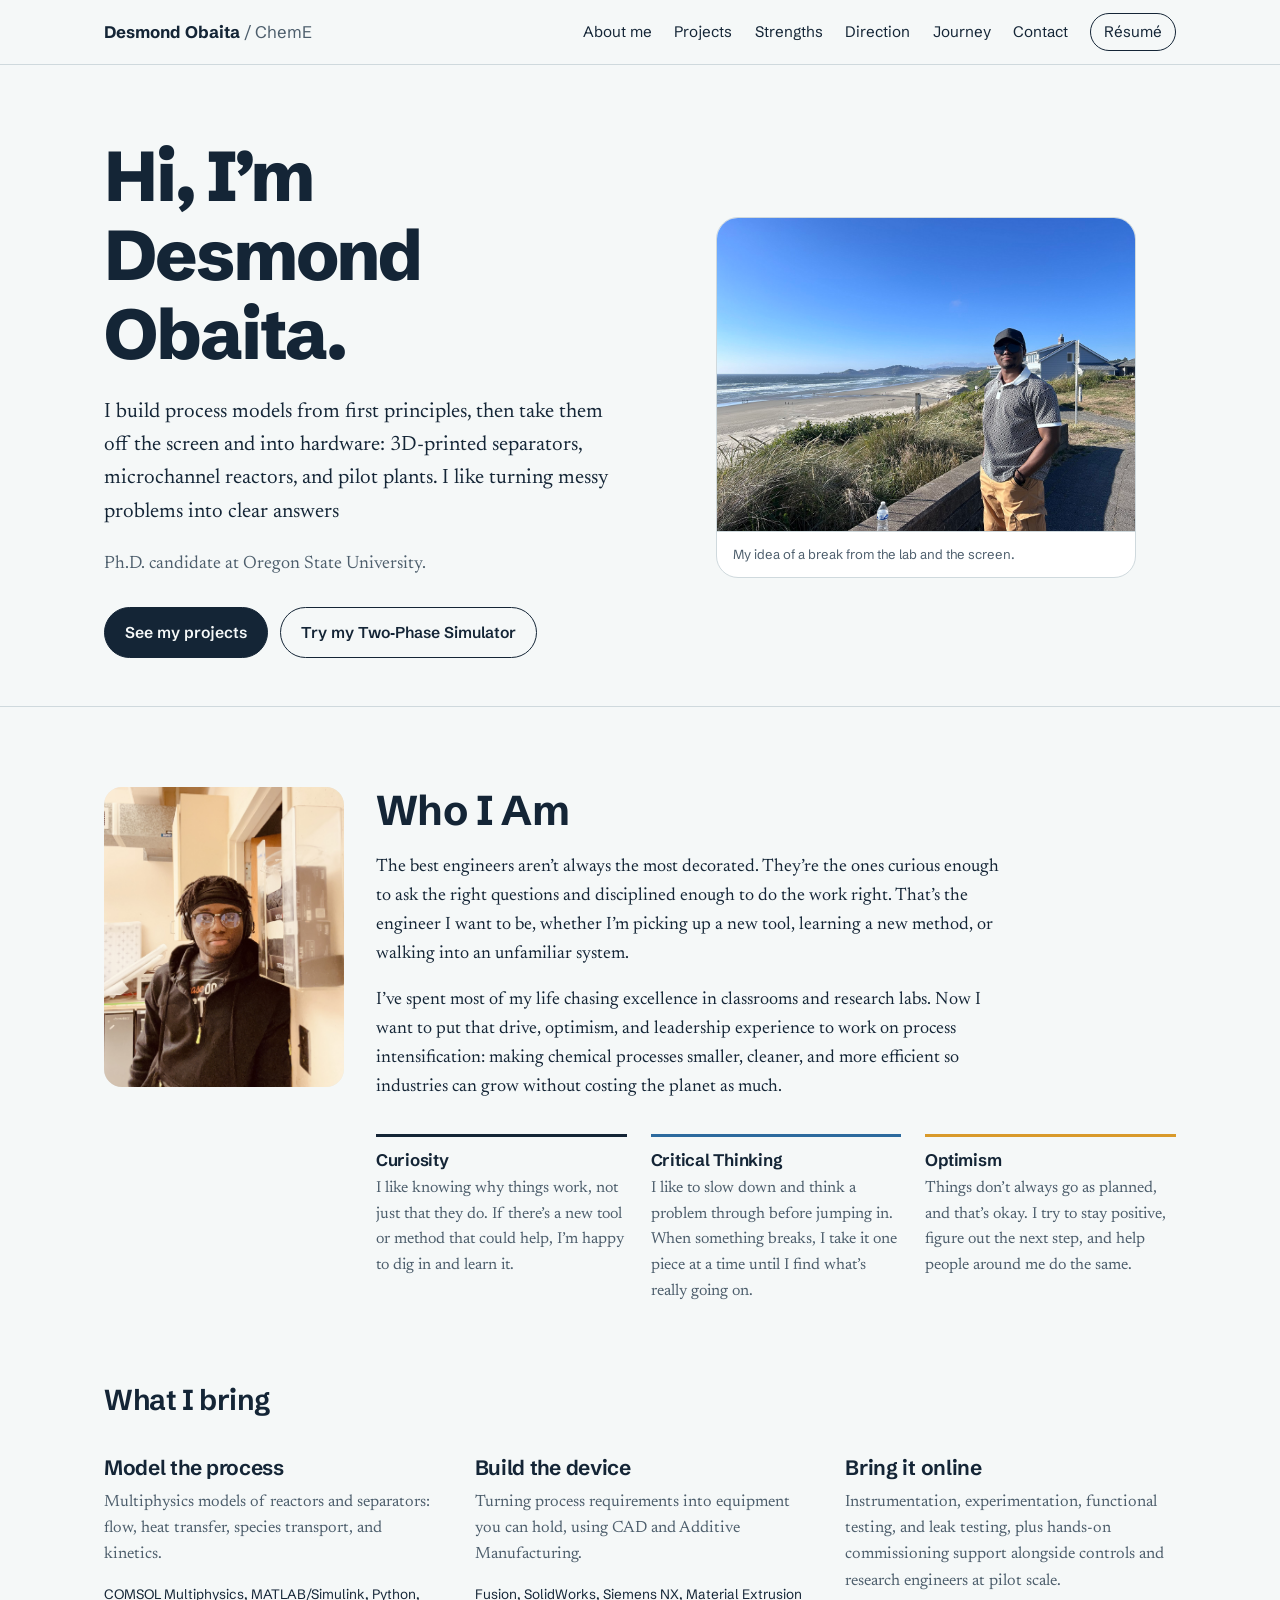
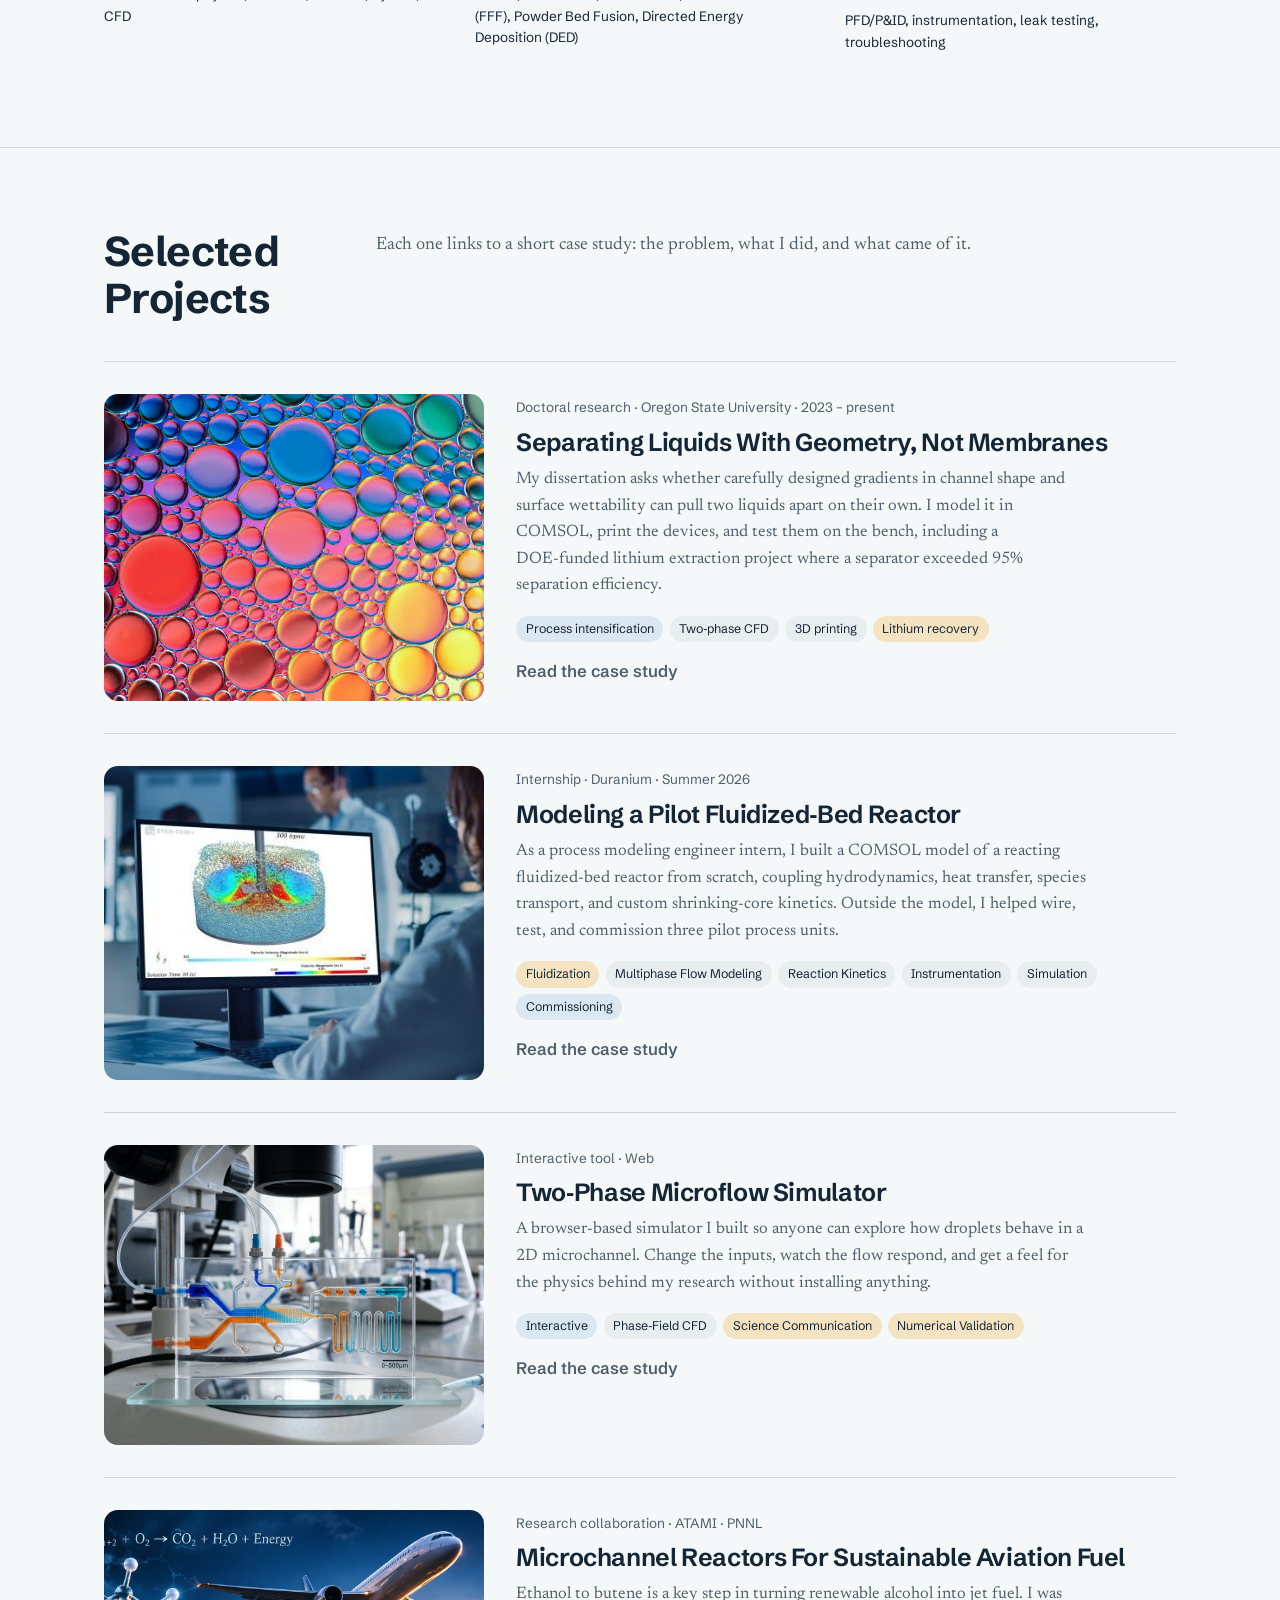
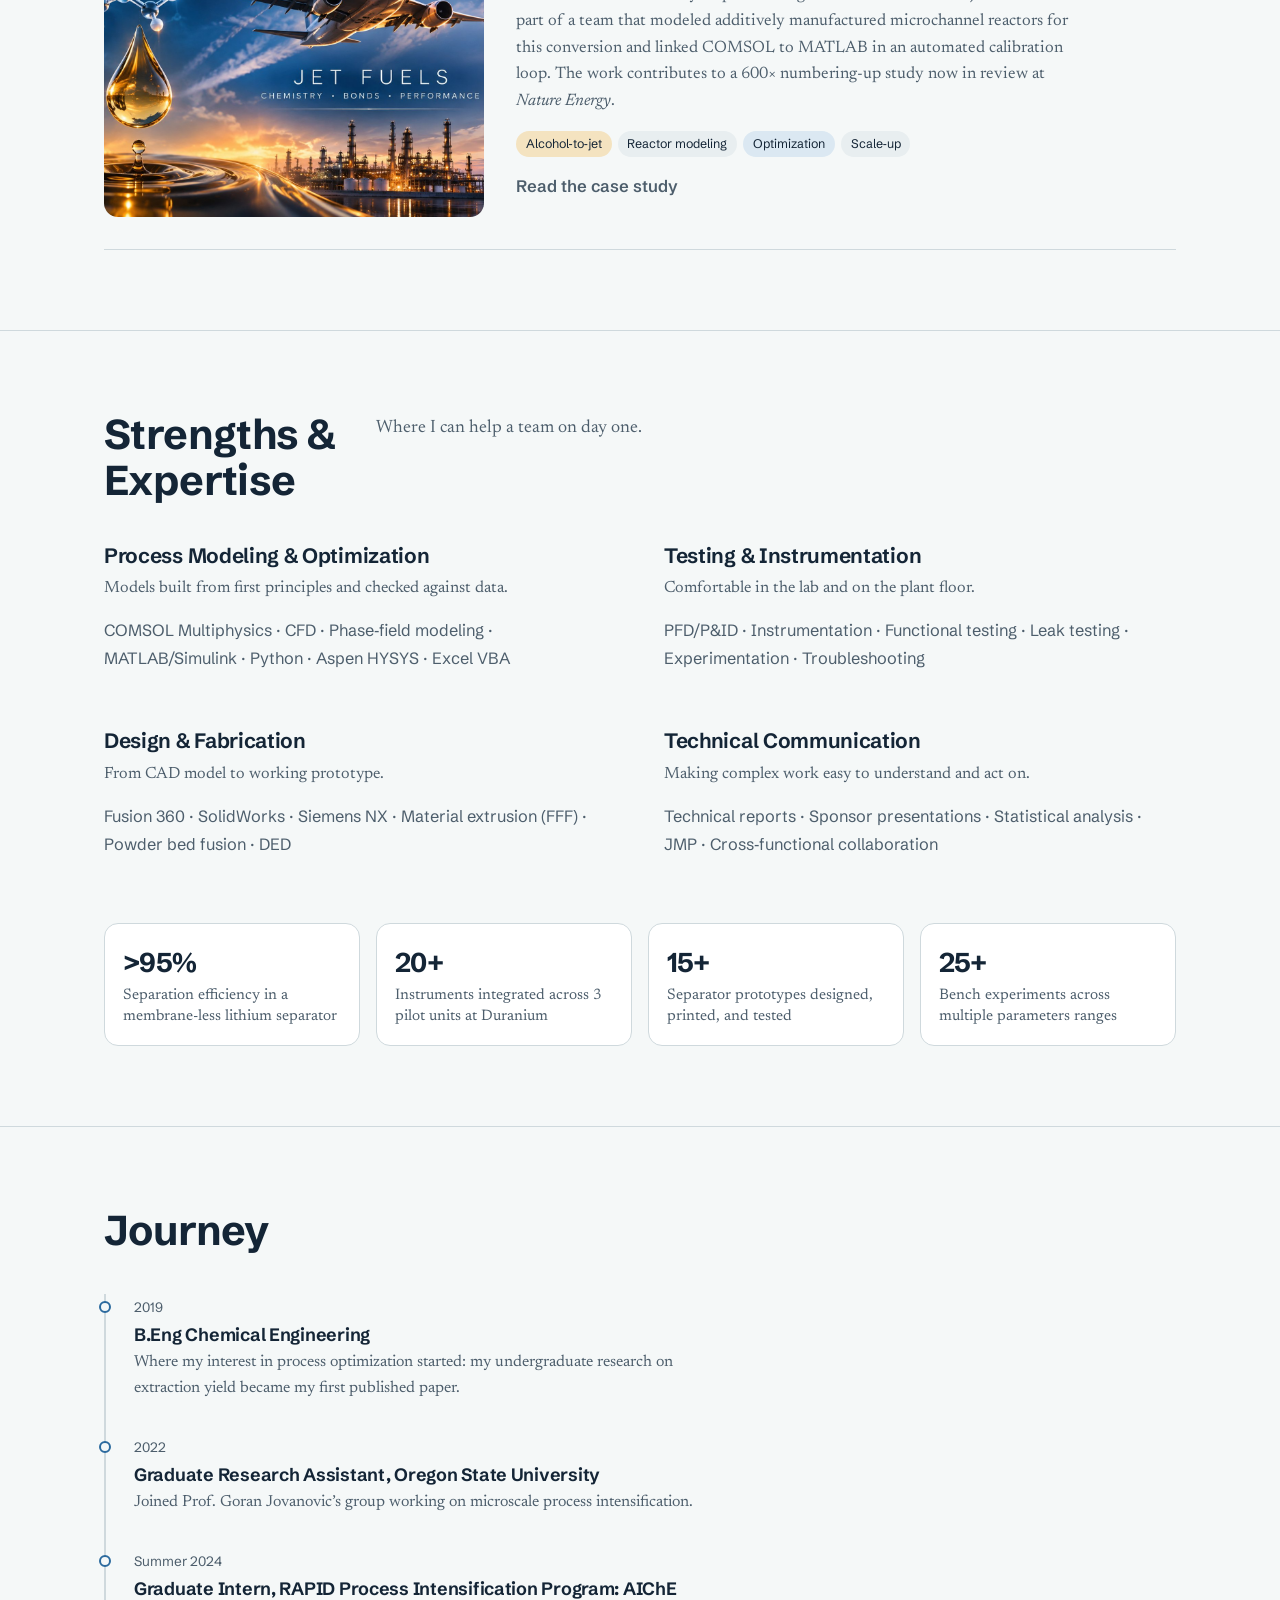
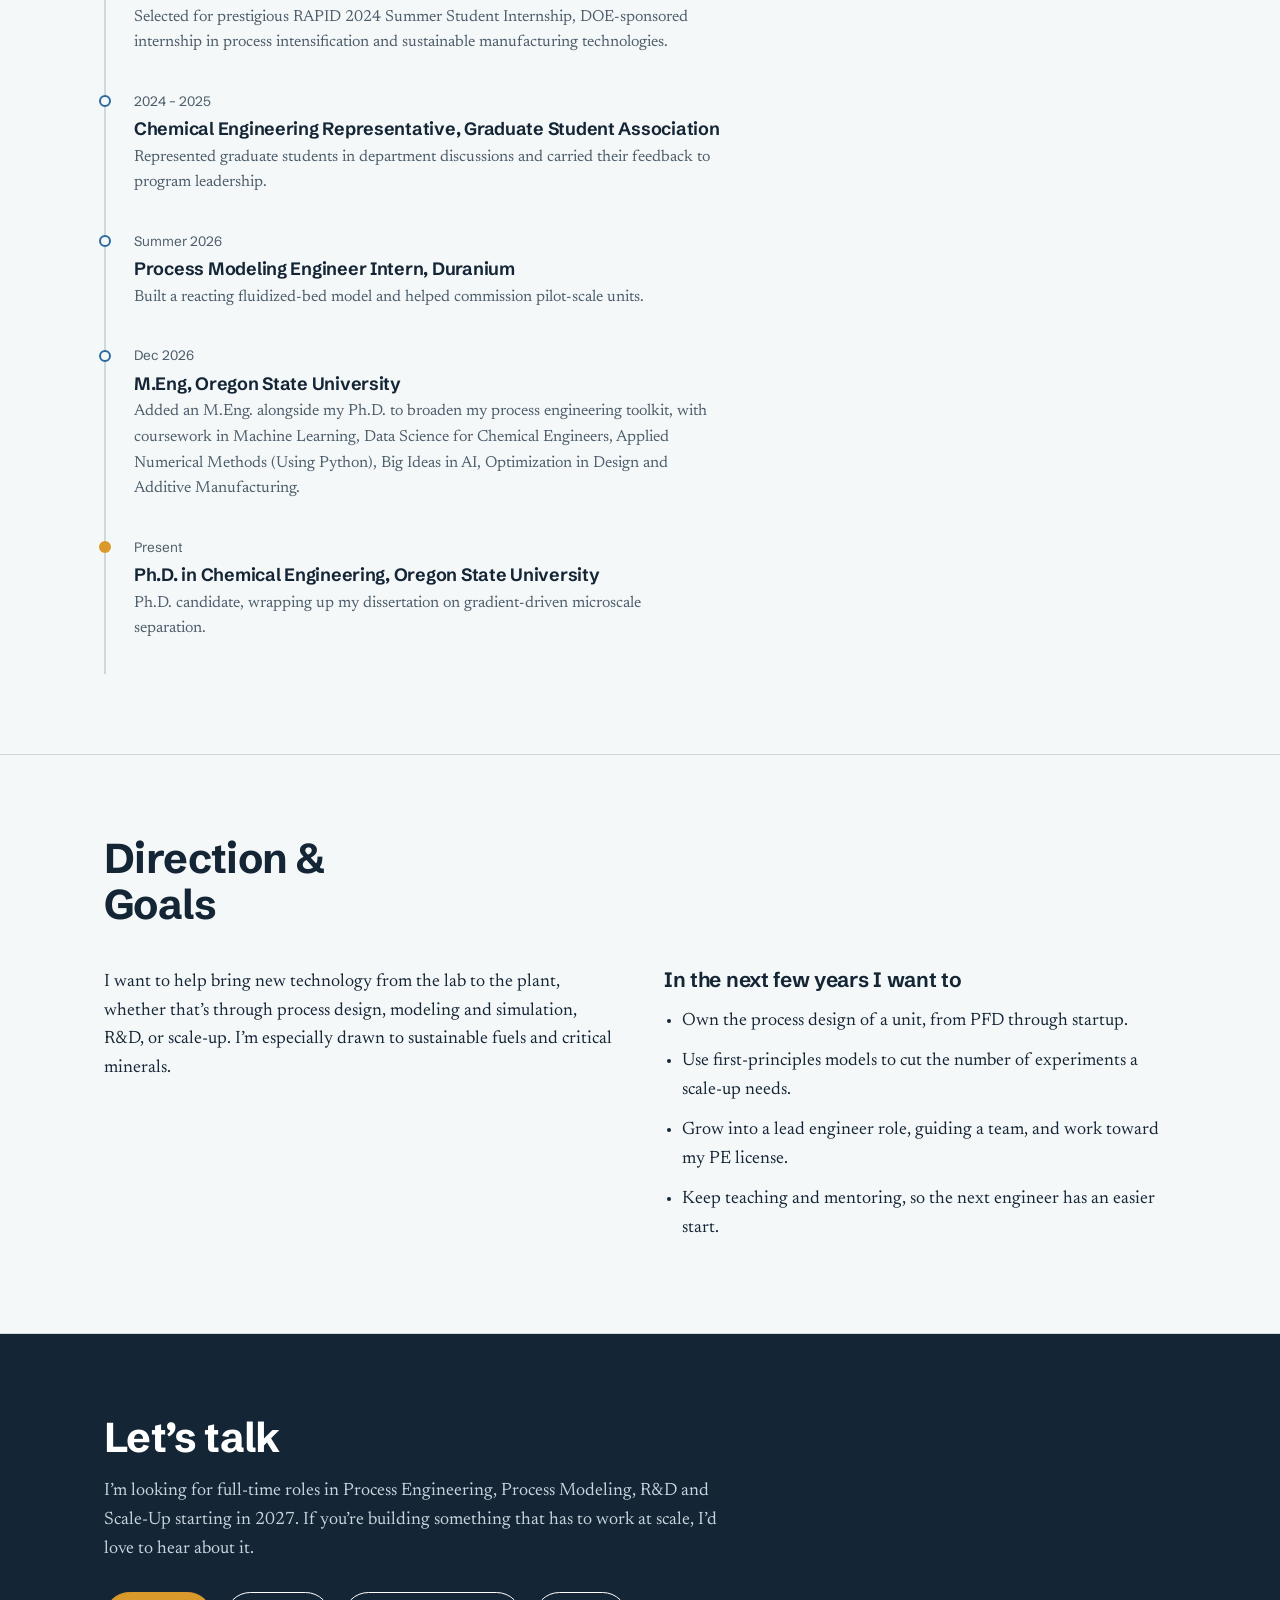
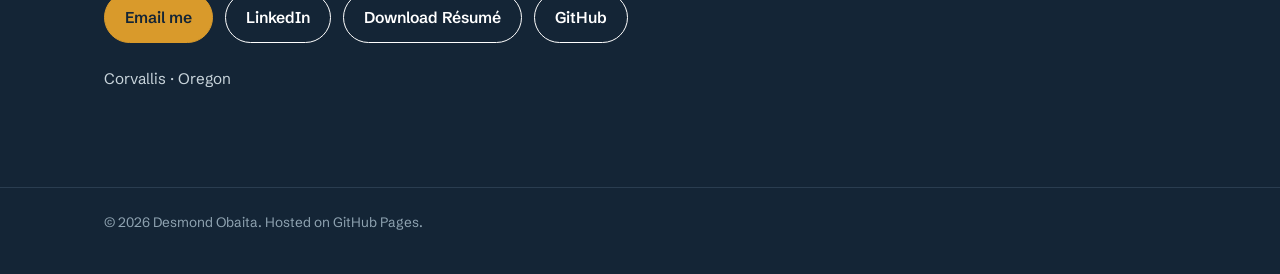
<file: index.html>
<!DOCTYPE html>
<html lang="en">
<head>
  <meta charset="utf-8">
  <meta name="viewport" content="width=device-width, initial-scale=1">
  <title>Desmond Obaita — Chemical Engineer</title>
  <meta name="description" content="Desmond Obaita is a chemical engineer who models and builds. From microscale separators to pilot-scale reactors.">
  <meta property="og:title" content="Desmond Obaita — Chemical Engineer">
  <meta property="og:description" content="Process modeling and microscale process intensification.">
  <link rel="preconnect" href="https://fonts.googleapis.com">
  <link rel="preconnect" href="https://fonts.gstatic.com" crossorigin>
  <link href="https://fonts.googleapis.com/css2?family=Newsreader:ital,opsz,wght@0,6..72,400;0,6..72,500;1,6..72,400&family=Schibsted+Grotesk:wght@400;600;700;800&display=swap" rel="stylesheet">
  <link rel="stylesheet" href="assets/css/style.css">
</head>
<body>

<header class="site-header">
  <div class="wrap">
    <a class="brand" href="#top">Desmond Obaita <span>/ ChemE</span></a>
    <button class="menu-toggle" aria-expanded="false" aria-controls="nav">Menu</button>
    <nav class="nav" id="nav" aria-label="Main">
      <a href="#about">About me</a>
      <!--<a href="#do">What I do</a> -->
      <a href="#work">Projects</a>
      <a href="#strengths">Strengths</a>
      <a href="#direction">Direction</a>
      <a href="#journey">Journey</a>
      <a href="#contact">Contact</a>
      <!-- EDIT: drop a recruiter-friendly resume PDF into assets/ with this exact name -->
      <a class="resume" href="assets/Desmond_Obaita_Resume.pdf">Résumé</a>
    </nav>
  </div>
</header>

<main id="top">

  <!-- HERO -->
  <section class="hero">
    <div class="wrap">
      <div>
        <h1>Hi, I’m Desmond Obaita.</h1>
        <p class="lede">I build process models from first principles, then take them off the screen and into hardware: 3D‑printed separators, microchannel reactors, and pilot plants. I like turning messy problems into clear answers</p>
        <p class="sub">Ph.D. candidate at Oregon State University.</p>
        <div class="cta-row">
          <a class="btn primary" href="#work">See my projects</a>
        
          <a class="btn" href="https://desmond-obaita.github.io/microflow-simulator/">Try my Two‑Phase Simulator</a>
        </div>
      </div>
      <figure class="channel">
        <img src="assets/img/notaformalpic.jpeg" alt="Desmond outdoors, taking a break from the lab">
        <figcaption>My idea of a break from the lab and the screen.</figcaption>
      </figure>
    </div>
  </section>

  <!-- WHO I AM -->
  <section class="block" id="about">
    <div class="wrap">
      <div class="about">
        
        <img class="portrait" src="assets/img/headshot.jpg" alt="Portrait of Desmond Obaita">
        
        <div>
          <h2>Who I Am</h2>
          <p style="margin-top:1.2rem">The best engineers aren’t always the most decorated. They’re the ones curious enough to ask the right questions and disciplined enough to do the work right. That’s the engineer I want to be, whether I’m picking up a new tool, learning a new method, or walking into an unfamiliar system.</p>
          <p>I’ve spent most of my life chasing excellence in classrooms and research labs. Now I want to put that drive, optimism, and leadership experience to work on process intensification: making chemical processes smaller, cleaner, and more efficient so industries can grow without costing the planet as much.</p>

          <div class="values">
            <div>
              <h3>Curiosity</h3>
              <p>I like knowing why things work, not just that they do. If there’s a new tool or method that could help, I’m happy to dig in and learn it.</p>
            </div>
            <div>
              <h3>Critical Thinking</h3>
              <p>I like to slow down and think a problem through before jumping in. When something breaks, I take it one piece at a time until I find what’s really going on.</p>
            </div>
            <div>
              <h3>Optimism</h3>
              <p>Things don’t always go as planned, and that’s okay. I try to stay positive, figure out the next step, and help people around me do the same.</p>
            </div>
          </div>

          <!-- <div class="chess">
            <div class="board" aria-hidden="true"></div>
            <p><strong style="font-family:var(--sans)">Off the clock, I play chess.</strong> It’s the same muscle I use at work: read the position, think a few moves ahead, and stay calm when the plan has to change.</p>
          </div> -->
        </div>
      </div>
    </div>
  </section>

  <!-- WHAT I DO -->
  <section class="block continued" id="do">
    <div class="wrap">
      <div class="section-head">
        <h3 class = "sub-head">What I bring</h3>
        <!-- <p>Three kinds of work, usually in the same week.</p> -->
      </div>
      <div class="practice">
        <div>
          <h3>Model the process</h3>
          <p>Multiphysics models of reactors and separators: flow, heat transfer, species transport, and kinetics.</p>
          <p class="tools">COMSOL Multiphysics, MATLAB/Simulink, Python, CFD</p>
        </div>
        <div>
          <h3>Build the device</h3>
          <p>Turning process requirements into equipment you can hold, using CAD and Additive Manufacturing.</p>
          <p class="tools">Fusion, SolidWorks, Siemens NX, Material Extrusion (FFF), Powder Bed Fusion, Directed Energy Deposition (DED)</p>
        </div>
        <div>
          <h3>Bring it online</h3>
          <p>Instrumentation, experimentation, functional testing, and leak testing, plus hands‑on commissioning support alongside controls and research engineers at pilot scale.</p>
          <p class="tools">PFD/P&amp;ID, instrumentation, leak testing, troubleshooting</p>
        </div>
      </div>
    </div>
  </section>

  <!-- PROJECTS -->
  <section class="block" id="work">
    <div class="wrap">
      <div class="section-head">
        <h2>Selected Projects</h2>
        <p>Each one links to a short case study: the problem, what I did, and what came of it.</p>
      </div>
      <div class="work-list">

        <a class="work-item" href="projects/thesis.html">
          <div class="thumb"><img src="assets/img/twophase.jpg"></div>
            
          <div>
            <span class="meta">Doctoral research · Oregon State University · 2023 – present</span>
            <h3>Separating Liquids With Geometry, Not Membranes</h3>
            <p>My dissertation asks whether carefully designed gradients in channel shape and surface wettability can pull two liquids apart on their own. I model it in COMSOL, print the devices, and test them on the bench, including a DOE‑funded lithium extraction project where a separator exceeded 95% separation efficiency.</p>
            <div class="tags"><span class="tag aq">Process intensification</span><span class="tag">Two‑phase CFD</span><span class="tag">3D printing</span><span class="tag or">Lithium recovery</span></div>
            <p class="read" style="margin-top:1rem">Read the case study</p>
          </div>
        </a>

        <a class="work-item" href="projects/duranium.html">
          <div class="thumb"><img src="assets/img/simul_fluid_bed.jpg" alt="Fluidized bed reactor simulation"></div>
          <div>
            <span class="meta">Internship · Duranium · Summer 2026</span>
            <h3>Modeling a Pilot Fluidized‑Bed Reactor</h3>
            <p>As a process modeling engineer intern, I built a COMSOL model of a reacting fluidized‑bed reactor from scratch, coupling hydrodynamics, heat transfer, species transport, and custom shrinking‑core kinetics. Outside the model, I helped wire, test, and commission three pilot process units.</p>
            <div class="tags"><span class="tag or">Fluidization</span><span class="tag">Multiphase Flow Modeling</span><span class="tag">Reaction Kinetics</span><span class="tag">Instrumentation</span><span class="tag">Simulation</span><span class="tag aq">Commissioning</span></div>
            <p class="read" style="margin-top:1rem">Read the case study</p>
          </div>
        </a>

        <a class="work-item" href="projects/simulator.html">
          <div class="thumb"><img src="assets/img/lab-background.jpg" alt="lab_background4simulator"></div>
          <div>
            <span class="meta">Interactive tool · Web</span>
            <h3>Two‑Phase Microflow Simulator</h3>
            
            <p>A browser‑based simulator I built so anyone can explore how droplets behave in a 2D microchannel. Change the inputs, watch the flow respond, and get a feel for the physics behind my research without installing anything.</p>
            <div class="tags"><span class="tag aq">Interactive</span><span class="tag">Phase‑Field CFD</span><span class="tag or">Science Communication</span><span class="tag or">Numerical Validation</span></div>
            <p class="read" style="margin-top:1rem">Read the case study</p>
          </div>
        </a>

        <a class="work-item" href="projects/alcohol-to-jet.html">
          <div class="thumb"><img src="assets/img/alco-jetfuel.jpg" alt="Alcohol-to-jet fuel conversion"></div>
          <div>
            <span class="meta">Research collaboration · ATAMI · PNNL</span>
            <h3>Microchannel Reactors For Sustainable Aviation Fuel</h3>
            <p>Ethanol to butene is a key step in turning renewable alcohol into jet fuel. I was part of a team that modeled additively manufactured microchannel reactors for this conversion and linked COMSOL to MATLAB in an automated calibration loop. The work contributes to a 600× numbering‑up study now in review at <em>Nature Energy</em>.</p>
            <div class="tags"><span class="tag or">Alcohol‑to‑jet</span><span class="tag">Reactor modeling</span><span class="tag aq">Optimization</span><span class="tag">Scale‑up</span></div>
            <p class="read" style="margin-top:1rem">Read the case study</p>
          </div>
        </a>

      </div>
    </div>
  </section>

  <!-- STRENGTHS -->
  <section class="block" id="strengths">
    <div class="wrap">
      <div class="section-head">
        <h2>Strengths &amp; Expertise</h2>
        <p>Where I can help a team on day one.</p>
      </div>
      <div class="strengths">
        <div>
  <h3>Process Modeling &amp; Optimization</h3>
  <p>Models built from first principles and checked against data.</p>
  <p class="skill-line">COMSOL Multiphysics · CFD · Phase‑field modeling · MATLAB/Simulink · Python · Aspen HYSYS · Excel VBA</p>
</div>
<div>
  <h3>Testing & Instrumentation</h3>
  <p>Comfortable in the lab and on the plant floor.</p>
  <p class="skill-line">PFD/P&amp;ID · Instrumentation · Functional testing · Leak testing · Experimentation · Troubleshooting</p>
</div>
<div>
  <h3>Design &amp; Fabrication</h3>
  <p>From CAD model to working prototype.</p>
  <p class="skill-line">Fusion 360 · SolidWorks · Siemens NX · Material extrusion (FFF) · Powder bed fusion · DED</p>
</div>
<div>
  <h3>Technical Communication</h3>
  <p>Making complex work easy to understand and act on.</p>
  <p class="skill-line">Technical reports · Sponsor presentations · Statistical analysis · JMP · Cross‑functional collaboration</p>
</div>
      </div>

      <div class="stats">
        <div class="stat"><b>&gt;95%</b><span>Separation efficiency in a membrane‑less lithium separator</span></div>
        <div class="stat"><b>20+</b><span>Instruments integrated across 3 pilot units at Duranium</span></div>
        <div class="stat"><b>15+</b><span>Separator prototypes designed, printed, and tested</span></div>
        <div class="stat"><b>25+</b><span>Bench experiments across multiple parameters ranges</span></div>
      </div>
    </div>
  </section>

  <!-- JOURNEY -->
  <section class="block" id="journey">
    <div class="wrap">
      <div class="section-head">
        <h2>Journey</h2>
      </div>
      <ol class="timeline">
        <li>
          <time>2019</time>
          <h3>B.Eng Chemical Engineering</h3>
          <p>Where my interest in process optimization started: my undergraduate research on extraction yield became my first published paper.</p>
        </li>
        <li>
          <time>2022</time>
          <h3>Graduate Research Assistant, Oregon State University</h3>
          <p>Joined Prof. Goran Jovanovic’s group working on microscale process intensification.</p>
        </li>
        <li>
          <time>Summer 2024</time>
          <h3>Graduate Intern, RAPID Process Intensification Program: AIChE</h3>
          <p>Selected for prestigious RAPID 2024 Summer Student Internship, DOE-sponsored internship in process intensification and sustainable manufacturing technologies.</p>
        </li>
        <li>
          <time>2024 – 2025</time>
          <h3>Chemical Engineering Representative, Graduate Student Association</h3>
          <p>Represented graduate students in department discussions and carried their feedback to program leadership.</p>
        </li>
        <li>
          <time>Summer 2026</time>
          <h3>Process Modeling Engineer Intern, Duranium</h3>
          <p>Built a reacting fluidized‑bed model and helped commission pilot‑scale units.</p>
        </li>
        <li>
          <time>Dec 2026</time>
          <h3>M.Eng, Oregon State University</h3>
          <p>Added an M.Eng. alongside my Ph.D. to broaden my process engineering toolkit, with coursework in Machine Learning, Data Science for Chemical Engineers, Applied Numerical Methods (Using Python), Big Ideas in AI, Optimization in Design and Additive Manufacturing.</p>
        </li>
        <li class="now">
          <time>Present</time>
          <h3>Ph.D. in Chemical Engineering, Oregon State University</h3>
          <p>Ph.D. candidate, wrapping up my dissertation on gradient‑driven microscale separation.</p>
        </li>
      </ol>
    </div>
  </section>

  <!-- DIRECTION -->
  <section class="block" id="direction">
    <div class="wrap">
      <div class="section-head">
        <h2>Direction &amp; Goals</h2>
        <!--<p>Where I’m headed next.</p> -->
      </div>
      <div class="direction">
        <div>
          <p>I want to help bring new technology from the lab to the plant, whether that’s through process design, modeling and simulation, R&D, or scale‑up. I’m especially drawn to sustainable fuels and critical minerals.</p>
          </div>
        <div>
          <h3 style="margin-bottom:1rem">In the next few years I want to</h3>
          <ul>
            <li>Own the process design of a unit, from PFD through startup.</li>
            <li>Use first‑principles models to cut the number of experiments a scale‑up needs.</li>
            <li>Grow into a lead engineer role, guiding a team, and work toward my PE license.</li>
            <li>Keep teaching and mentoring, so the next engineer has an easier start.</li>
          </ul>
        </div>
      </div>
    </div>
  </section>

  <!-- CONTACT -->
  <section class="block contact" id="contact">
    <div class="wrap">
      <h2>Let’s talk</h2>
      <p style="margin-top:1rem">I’m looking for full‑time roles in Process Engineering, Process Modeling, R&D and Scale‑Up starting in 2027. If you’re building something that has to work at scale, I’d love to hear about it.</p>
      <div class="cta-row">
        <a class="btn primary" href="mailto:obaitadesmond12@gmail.com">Email me</a>
        <!-- EDIT: replace with your LinkedIn URL -->
        <a class="btn" href="https://www.linkedin.com/in/desmond-obaita-027482165/">LinkedIn</a>
        <a class="btn" href="assets/Desmond_Obaita_Resume.pdf">Download Résumé</a>
        <a class="btn" href="https://github.com/desmond-obaita">GitHub</a>
      </div>
      <p style="margin-top:1.5rem;font-family:var(--sans);font-size:.95rem">Corvallis · Oregon</p>
    </div>
  </section>
</main>

<footer class="site-footer">
  <div class="wrap">© 2026 Desmond Obaita. Hosted on GitHub Pages.</div>
</footer>

<script src="assets/js/site.js"></script>
</body>
</html>
</file>
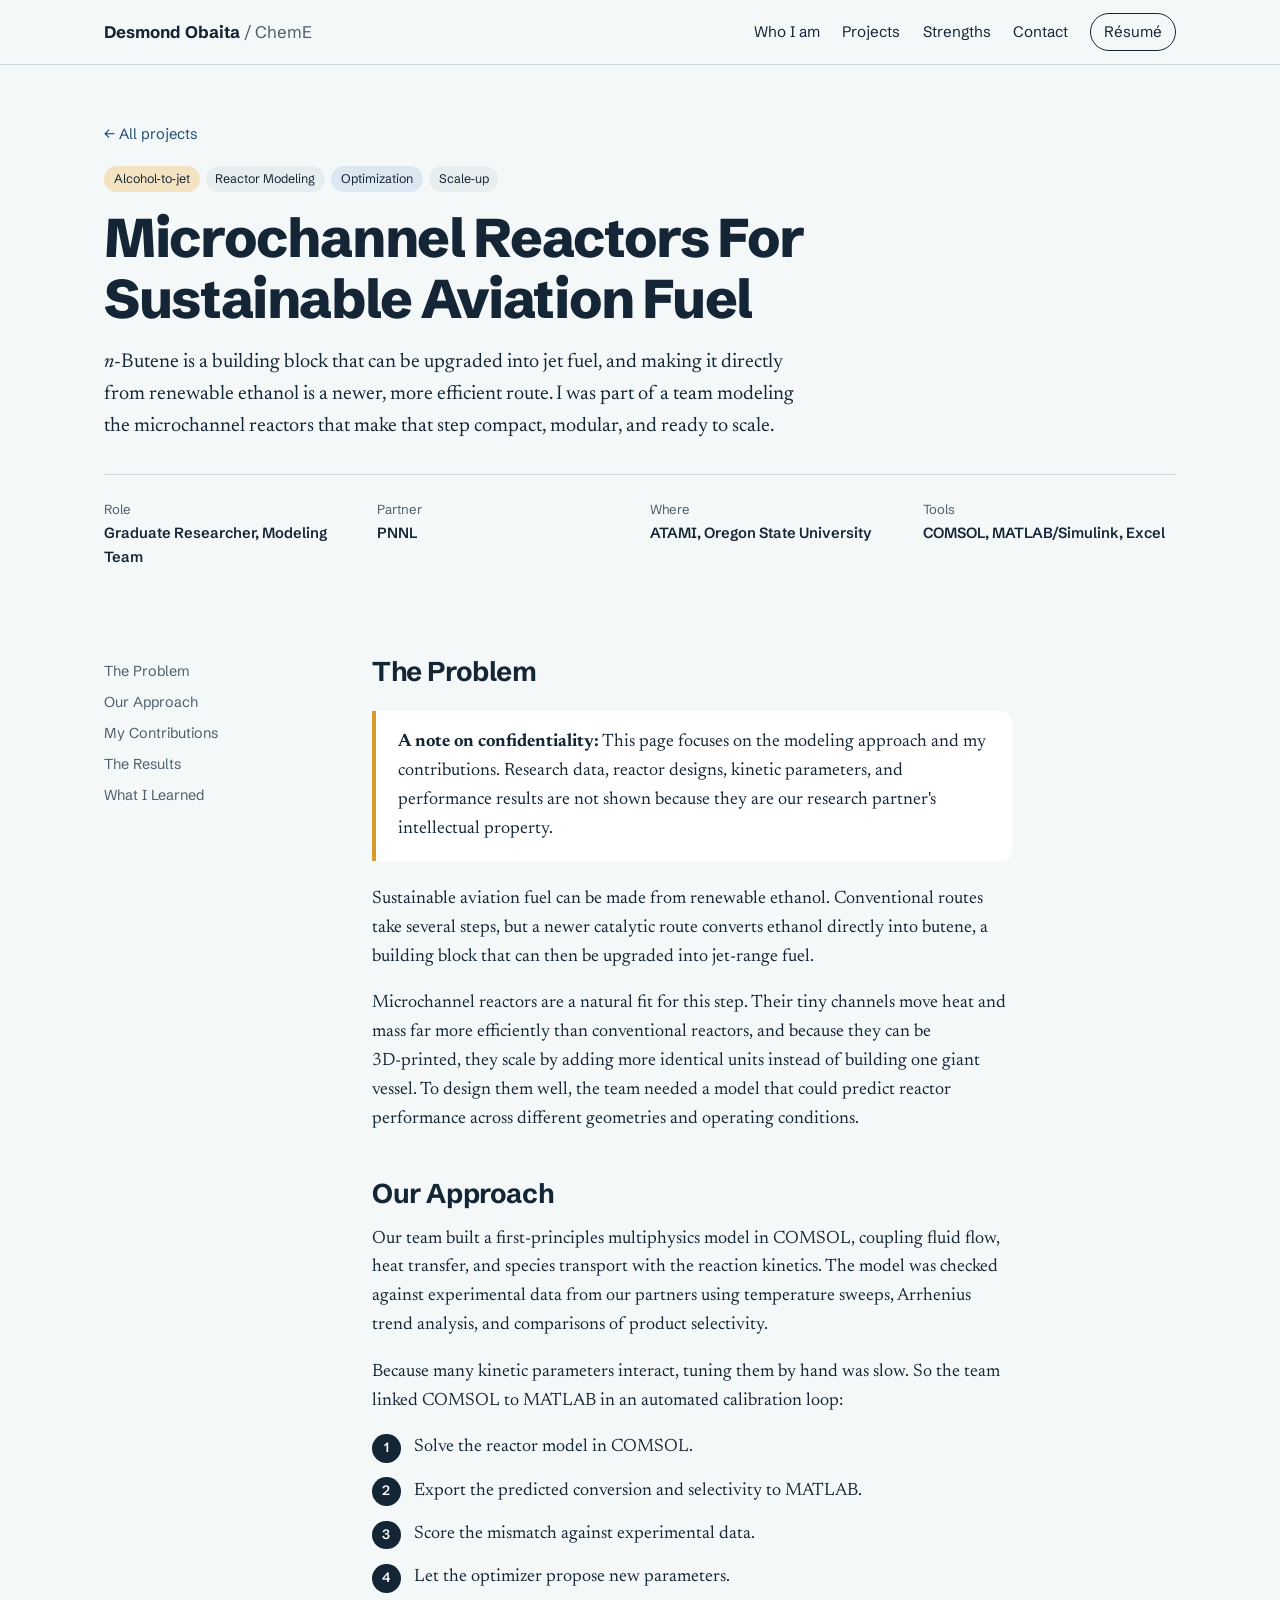
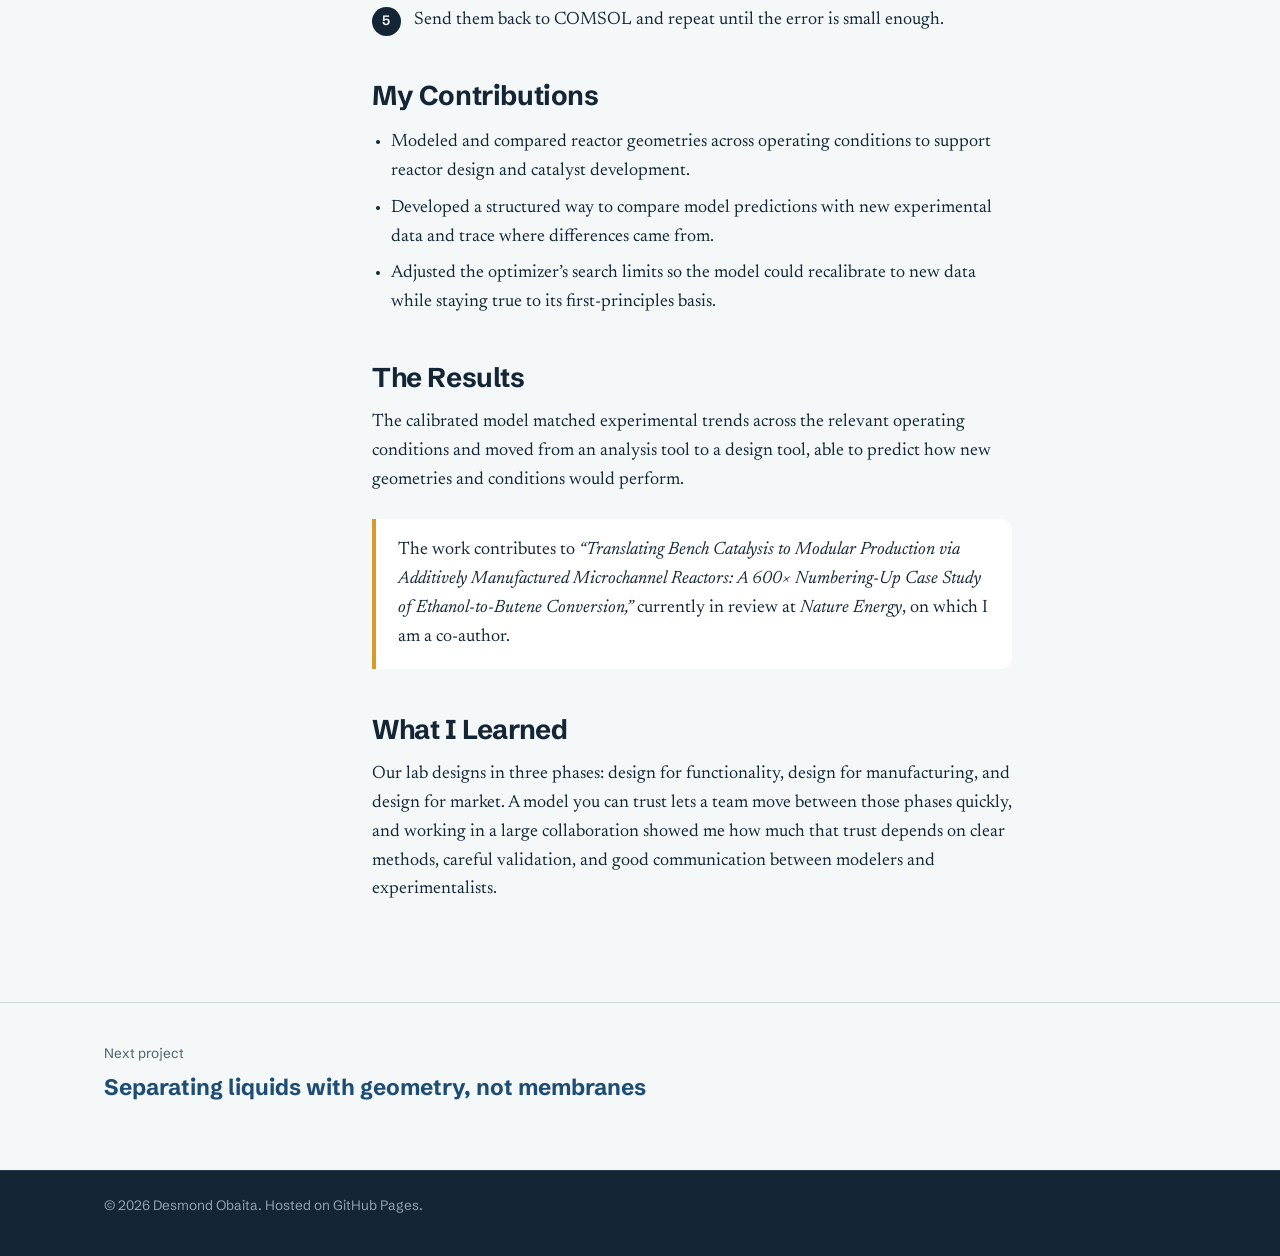
<file: projects/alcohol-to-jet.html>
<!DOCTYPE html>
<html lang="en">
<head>
  <meta charset="utf-8">
  <meta name="viewport" content="width=device-width, initial-scale=1">
  <title>Microchannel reactors for sustainable aviation fuel — Desmond Obaita</title>
  <meta name="description" content="Desmond Obaita's modeling of additively manufactured microchannel reactors for ethanol-to-butene conversion, a step in alcohol-to-jet fuel production.">
  <link rel="preconnect" href="https://fonts.googleapis.com">
  <link rel="preconnect" href="https://fonts.gstatic.com" crossorigin>
  <link href="https://fonts.googleapis.com/css2?family=Newsreader:ital,opsz,wght@0,6..72,400;0,6..72,500;1,6..72,400&family=Schibsted+Grotesk:wght@400;600;700;800&display=swap" rel="stylesheet">
  <link rel="stylesheet" href="../assets/css/style.css">
</head>
<body>
<header class="site-header">
  <div class="wrap">
    <a class="brand" href="../index.html">Desmond Obaita <span>/ ChemE</span></a>
    <button class="menu-toggle" aria-expanded="false" aria-controls="nav">Menu</button>
    <nav class="nav" id="nav" aria-label="Main">
      <a href="../index.html#about">Who I am</a>
      <a href="../index.html#work">Projects</a>
      <a href="../index.html#strengths">Strengths</a>
      <a href="../index.html#contact">Contact</a>
      <a class="resume" href="../assets/Desmond_Obaita_Resume.pdf">Résumé</a>
    </nav>
  </div>
</header>
<main>
<section class="case-hero">
  <div class="wrap">
    <a class="back" href="../index.html#work">← All projects</a>
    <div class="tags" style="margin-top:1rem"><span class="tag or">Alcohol‑to‑jet</span><span class="tag ">Reactor Modeling</span><span class="tag aq">Optimization</span><span class="tag ">Scale‑up</span></div>
    <h1>Microchannel Reactors For Sustainable Aviation Fuel</h1>
    <p class="lede"><em>n</em>‑Butene is a building block that can be upgraded into jet fuel, and making it directly from renewable ethanol is a newer, more efficient route. I was part of a team modeling the microchannel reactors that make that step compact, modular, and ready to scale.</p>
<dl class="facts">
  <div><dt>Role</dt><dd>Graduate Researcher, Modeling Team</dd></div>
  <div><dt>Partner</dt><dd>PNNL</dd></div>
  <div><dt>Where</dt><dd>ATAMI, Oregon State University</dd></div>
  <div><dt>Tools</dt><dd>COMSOL, MATLAB/Simulink, Excel </dd></div>
</dl>
</div>
</section>
<section class="case-body">
  <div class="wrap">
    <aside aria-label="On this page"><a href="#problem">The Problem</a><a href="#approach">Our Approach</a><a href="#contributions">My Contributions</a><a href="#result">The Results</a><a href="#learned">What I Learned</a></aside>
    <article>

<h2 id="problem">The Problem</h2>
<div class="pullout"><p><strong>A note on confidentiality:</strong> This page focuses on the modeling approach and my contributions. Research data, reactor designs, kinetic parameters, and performance results are not shown because they are our research partner's intellectual property.</p></div>

<p>Sustainable aviation fuel can be made from renewable ethanol. Conventional routes take several steps, but a newer catalytic route converts ethanol directly into butene, a building block that can then be upgraded into jet‑range fuel.</p>
<p>Microchannel reactors are a natural fit for this step. Their tiny channels move heat and mass far more efficiently than conventional reactors, and because they can be 3D‑printed, they scale by adding more identical units instead of building one giant vessel. To design them well, the team needed a model that could predict reactor performance across different geometries and operating conditions.</p>

<h2 id="approach">Our Approach</h2>
<p>Our team built a first‑principles multiphysics model in COMSOL, coupling fluid flow, heat transfer, and species transport with the reaction kinetics. The model was checked against experimental data from our partners using temperature sweeps, Arrhenius trend analysis, and comparisons of product selectivity.</p>
<p>Because many kinetic parameters interact, tuning them by hand was slow. So the team linked COMSOL to MATLAB in an automated calibration loop:</p>
<ol class="loop">
  <li>Solve the reactor model in COMSOL.</li>
  <li>Export the predicted conversion and selectivity to MATLAB.</li>
  <li>Score the mismatch against experimental data.</li>
  <li>Let the optimizer propose new parameters.</li>
  <li>Send them back to COMSOL and repeat until the error is small enough.</li>
</ol>
<h2 id="contributions">My Contributions</h2>
<ul>
  <li>Modeled and compared reactor geometries across operating conditions to support reactor design and catalyst development.</li>
  <li>Developed a structured way to compare model predictions with new experimental data and trace where differences came from.</li>
  <li>Adjusted the optimizer’s search limits so the model could recalibrate to new data while staying true to its first‑principles basis.</li>
</ul>

<h2 id="result">The Results</h2>
<p>The calibrated model matched experimental trends across the relevant operating conditions and moved from an analysis tool to a design tool, able to predict how new geometries and conditions would perform.</p>
<div class="pullout"><p>The work contributes to <em>“Translating Bench Catalysis to Modular Production via Additively Manufactured Microchannel Reactors: A 600× Numbering‑Up Case Study of Ethanol‑to‑Butene Conversion,”</em> currently in review at <em>Nature Energy</em>, on which I am a co‑author.</p></div>

<h2 id="learned">What I Learned</h2>
<p>Our lab designs in three phases: design for functionality, design for manufacturing, and design for market. A model you can trust lets a team move between those phases quickly, and working in a large collaboration showed me how much that trust depends on clear methods, careful validation, and good communication between modelers and experimentalists.</p>
    </article>
  </div>
</section>
<section class="next-case">
  <div class="wrap">
    <p class="meta" style="margin:0 0 .3rem">Next project</p>
    <a href="thesis.html">Separating liquids with geometry, not membranes</a>
  </div>
</section>
</main>
<footer class="site-footer"><div class="wrap">© 2026 Desmond Obaita. Hosted on GitHub Pages.</div></footer>
<script src="../assets/js/site.js"></script>
</body>
</html>
</file>
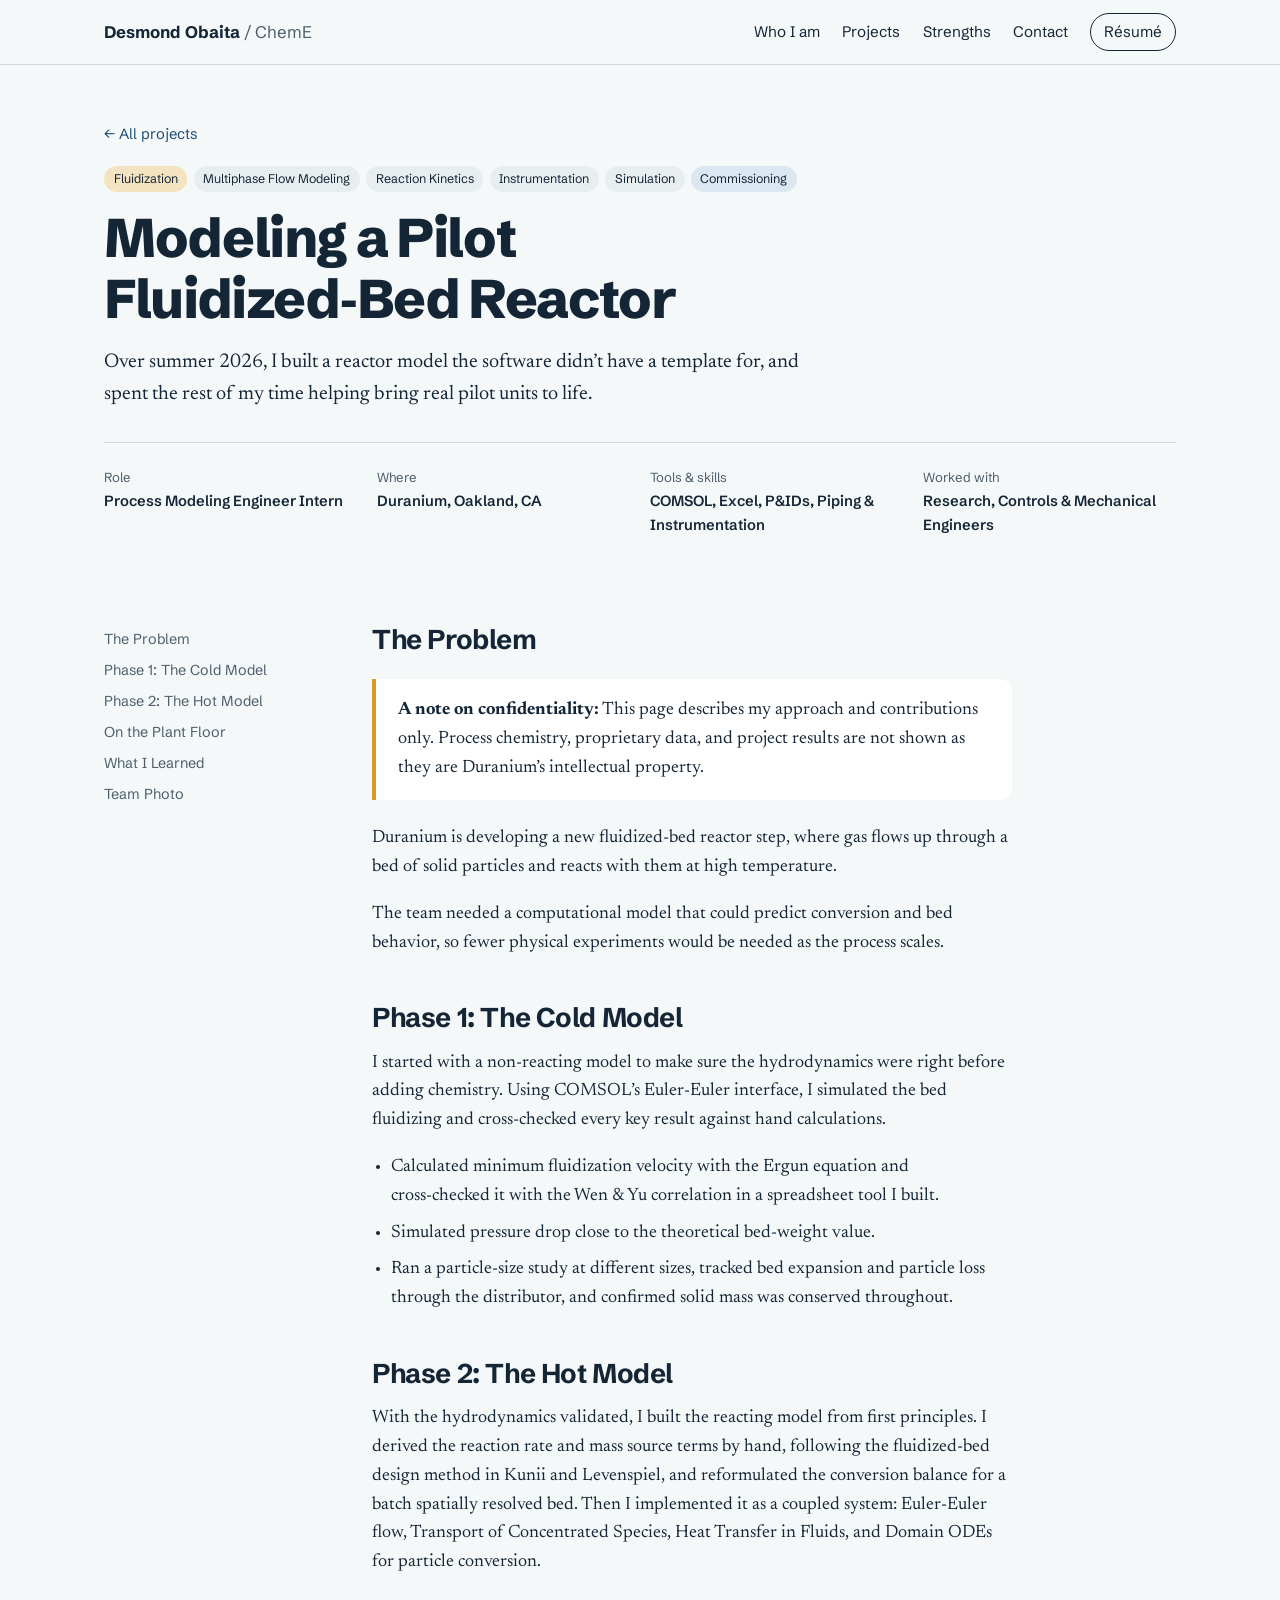
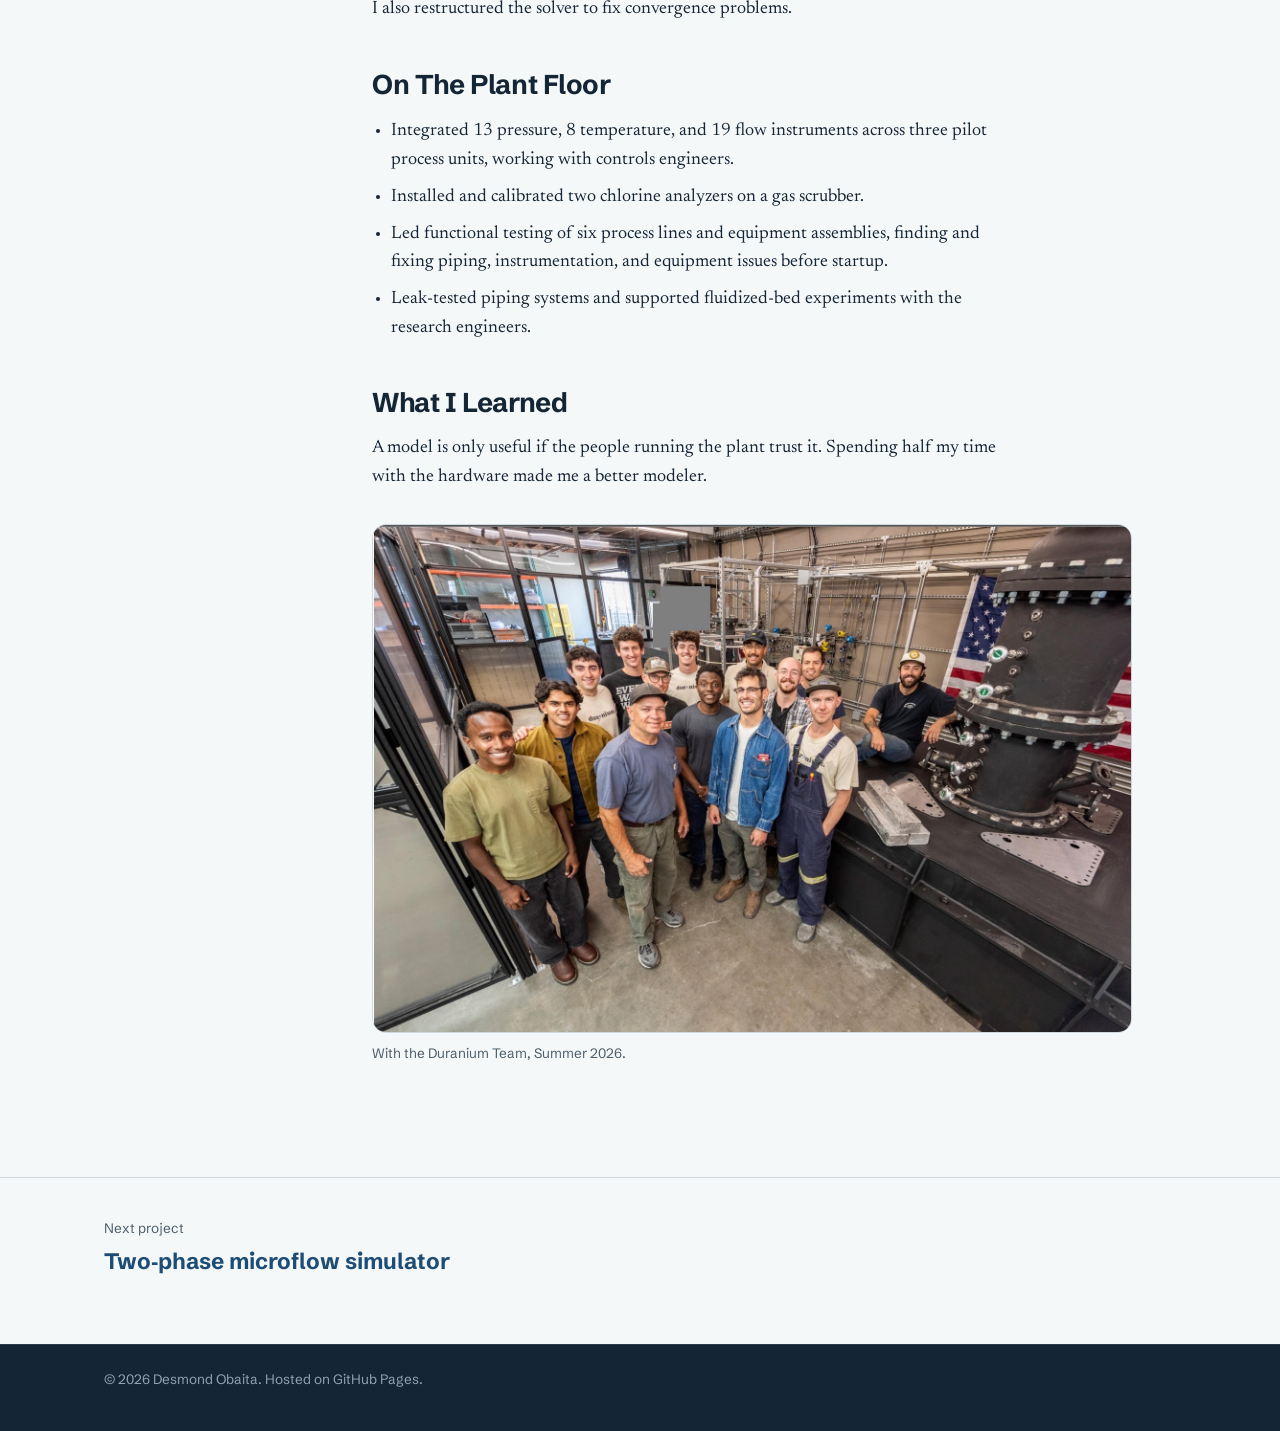
<file: projects/duranium.html>
<!DOCTYPE html>
<html lang="en">
<head>
  <meta charset="utf-8">
  <meta name="viewport" content="width=device-width, initial-scale=1">
  <title>Modeling a Pilot Fluidized‑Bed Reactor — Desmond Obaita</title>
  <meta name="description" content="Desmond Obaita's summer 2026 internship at Duranium: a COMSOL fluidized-bed carbochlorination model and pilot-unit commissioning.">
  <link rel="preconnect" href="https://fonts.googleapis.com">
  <link rel="preconnect" href="https://fonts.gstatic.com" crossorigin>
  <link href="https://fonts.googleapis.com/css2?family=Newsreader:ital,opsz,wght@0,6..72,400;0,6..72,500;1,6..72,400&family=Schibsted+Grotesk:wght@400;600;700;800&display=swap" rel="stylesheet">
  <link rel="stylesheet" href="../assets/css/style.css">
</head>
<body>
<header class="site-header">
  <div class="wrap">
    <a class="brand" href="../index.html">Desmond Obaita <span>/ ChemE</span></a>
    <button class="menu-toggle" aria-expanded="false" aria-controls="nav">Menu</button>
    <nav class="nav" id="nav" aria-label="Main">
      <a href="../index.html#about">Who I am</a>
      <a href="../index.html#work">Projects</a>
      <a href="../index.html#strengths">Strengths</a>
      <a href="../index.html#contact">Contact</a>
      <a class="resume" href="../assets/Desmond_Obaita_Resume.pdf">Résumé</a>
    </nav>
  </div>
</header>
<main>
<section class="case-hero">
  <div class="wrap">
    <a class="back" href="../index.html#work">← All projects</a>
    <div class="tags" style="margin-top:1rem"><span class="tag or">Fluidization</span><span class="tag">Multiphase Flow Modeling</span><span class="tag ">Reaction Kinetics</span><span class="tag ">Instrumentation</span><span class="tag">Simulation</span><span class="tag aq">Commissioning</span></div>
    <h1>Modeling a Pilot Fluidized‑Bed Reactor</h1>
    <p class="lede">Over summer 2026, I built a reactor model the software didn’t have a template for, and spent the rest of my time helping bring real pilot units to life.</p>
    <dl class="facts">
      <div><dt>Role</dt><dd>Process Modeling Engineer Intern</dd></div>
      <div><dt>Where</dt><dd>Duranium, Oakland, CA</dd></div>
      <div><dt>Tools &amp; skills</dt><dd>COMSOL, Excel, P&amp;IDs, Piping &amp; Instrumentation</dd></div>
      <div><dt>Worked with</dt><dd>Research, Controls &amp; Mechanical Engineers</dd></div>
    </dl>
  </div>
</section>
<section class="case-body">
  <div class="wrap">
    <aside aria-label="On this page">
  <a href="#problem">The Problem</a>
  <a href="#cold">Phase 1: The Cold Model</a>
  <a href="#hot">Phase 2: The Hot Model</a>
  <a href="#plant">On the Plant Floor</a>
  <a href="#learned">What I Learned</a>
  <a href="#team">Team Photo</a>
</aside>
    <article>
<h2 id="problem">The Problem</h2>
<div class="pullout"><p><strong>A note on confidentiality:</strong> This page describes my approach and contributions only. Process chemistry, proprietary data, and project results are not shown as they are Duranium’s intellectual property.</p></div>
<p>Duranium is developing a new fluidized‑bed reactor step, where gas flows up through a bed of solid particles and reacts with them at high temperature.</p>
<p>The team needed a computational model that could predict conversion and bed behavior, so fewer physical experiments would be needed as the process scales.</p>

<h2 id="cold">Phase 1: The Cold Model</h2>
<p>I started with a non‑reacting model to make sure the hydrodynamics were right before adding chemistry. Using COMSOL’s Euler‑Euler interface, I simulated the bed fluidizing and cross‑checked every key result against hand calculations.</p>
<ul>
<li>Calculated minimum fluidization velocity with the Ergun equation and cross‑checked it with the Wen &amp; Yu correlation in a spreadsheet tool I built.</li>
<li>Simulated pressure drop close to the theoretical bed‑weight value.</li>
<li>Ran a particle‑size study at different sizes, tracked bed expansion and particle loss through the distributor, and confirmed solid mass was conserved throughout.</li>
</ul>

<h2 id="hot">Phase 2: The Hot Model</h2>
<p>With the hydrodynamics validated, I built the reacting model from first principles. I derived the reaction rate and mass source terms by hand, following the fluidized‑bed design method in Kunii and Levenspiel, and reformulated the conversion balance for a batch spatially resolved bed. Then I implemented it as a coupled system: Euler‑Euler flow, Transport of Concentrated Species, Heat Transfer in Fluids, and Domain ODEs for particle conversion.</p>
<p>I also restructured the solver to fix convergence problems.</p>
<h2 id="plant">On The Plant Floor</h2>
<ul>
<li>Integrated 13 pressure, 8 temperature, and 19 flow instruments across three pilot process units, working with controls engineers.</li>
<li>Installed and calibrated two chlorine analyzers on a gas scrubber.</li>
<li>Led functional testing of six process lines and equipment assemblies, finding and fixing piping, instrumentation, and equipment issues before startup.</li>
<li>Leak‑tested piping systems and supported fluidized‑bed experiments with the research engineers.</li>
</ul>
<h2 id="learned">What I Learned</h2>
<p>A model is only useful if the people running the plant trust it. Spending half my time with the hardware made me a better modeler.</p>
<figure id="team" class="team-photo">
  <img src="../assets/img/duranium_team.jpg" alt="Desmond with the Duranium engineering team.">
  <figcaption>With the Duranium Team, Summer 2026.</figcaption>
</figure>

</article>
  </div>
</section>
<section class="next-case">
  <div class="wrap">
    <p class="meta" style="margin:0 0 .3rem">Next project</p>
    <a href="simulator.html">Two‑phase microflow simulator</a>
  </div>
</section>
</main>
<footer class="site-footer"><div class="wrap">© 2026 Desmond Obaita. Hosted on GitHub Pages.</div></footer>
<script src="../assets/js/site.js"></script>
</body>
</html>
</file>
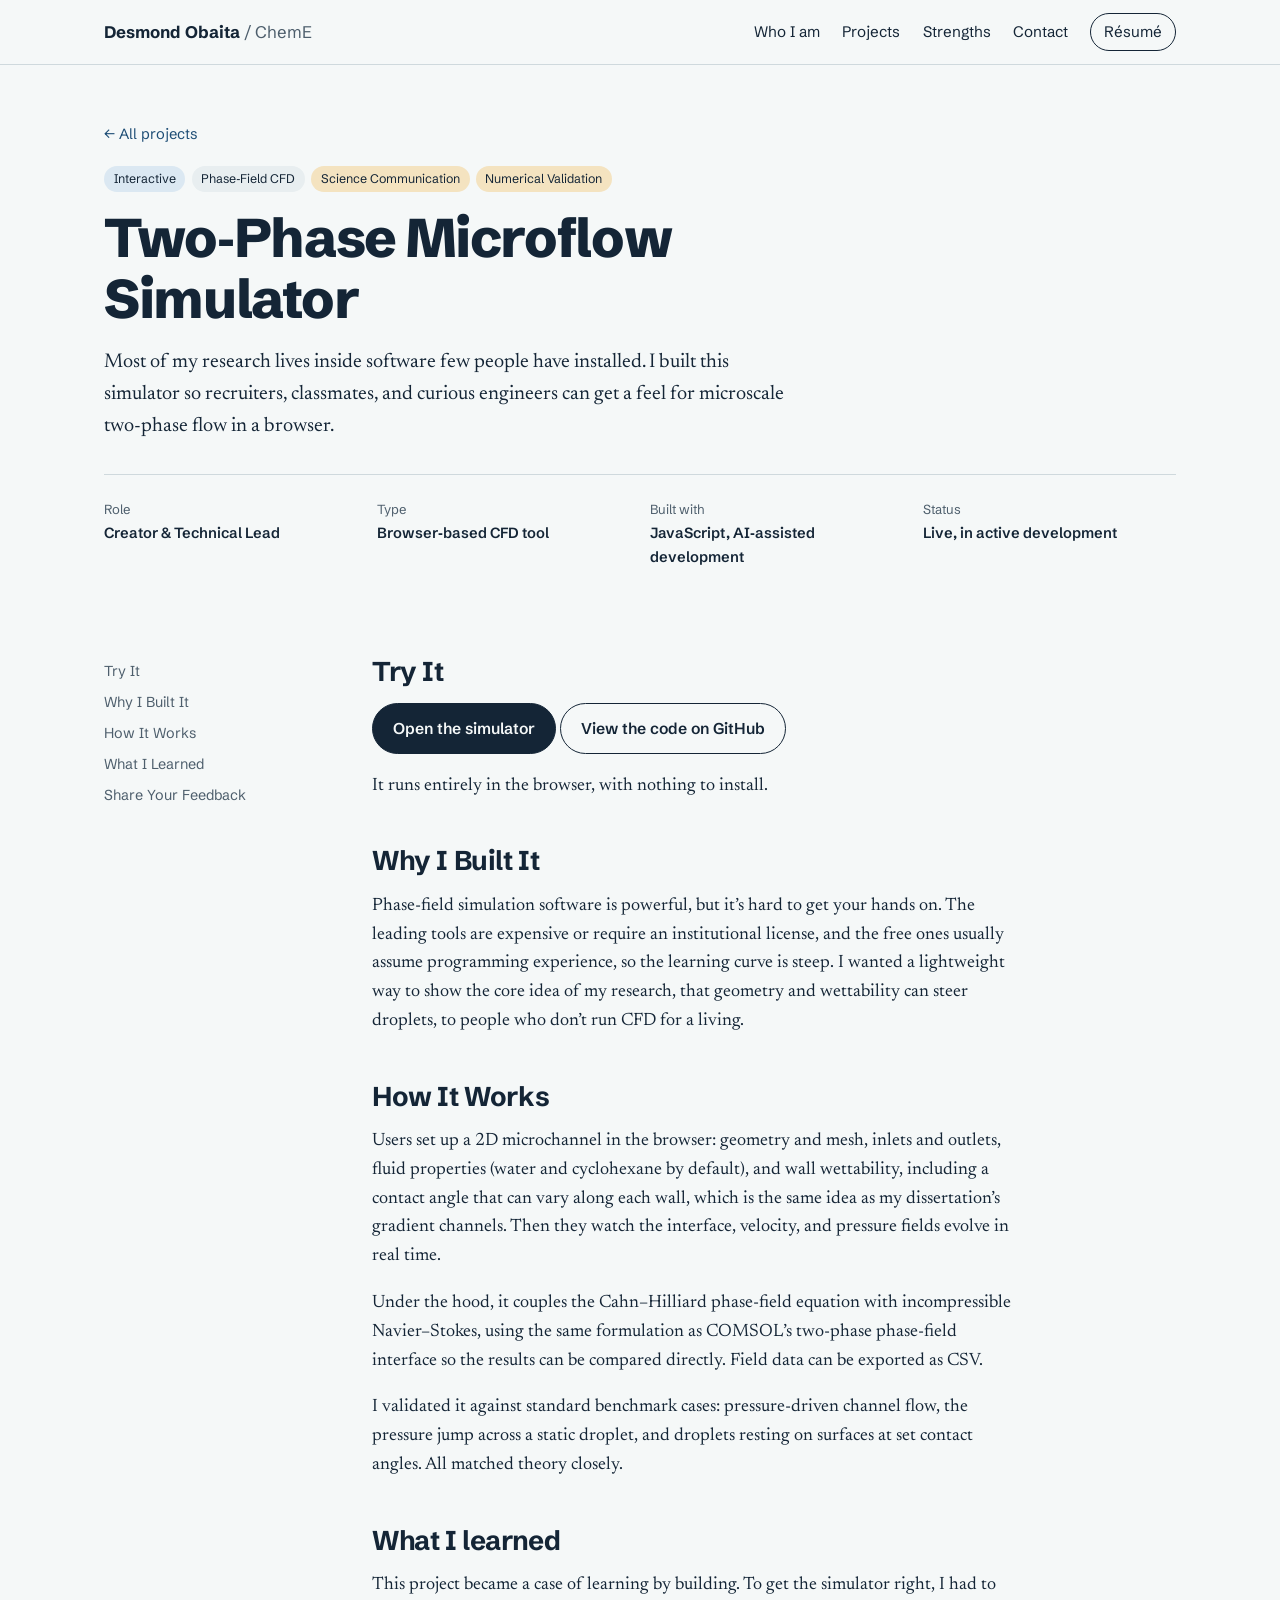
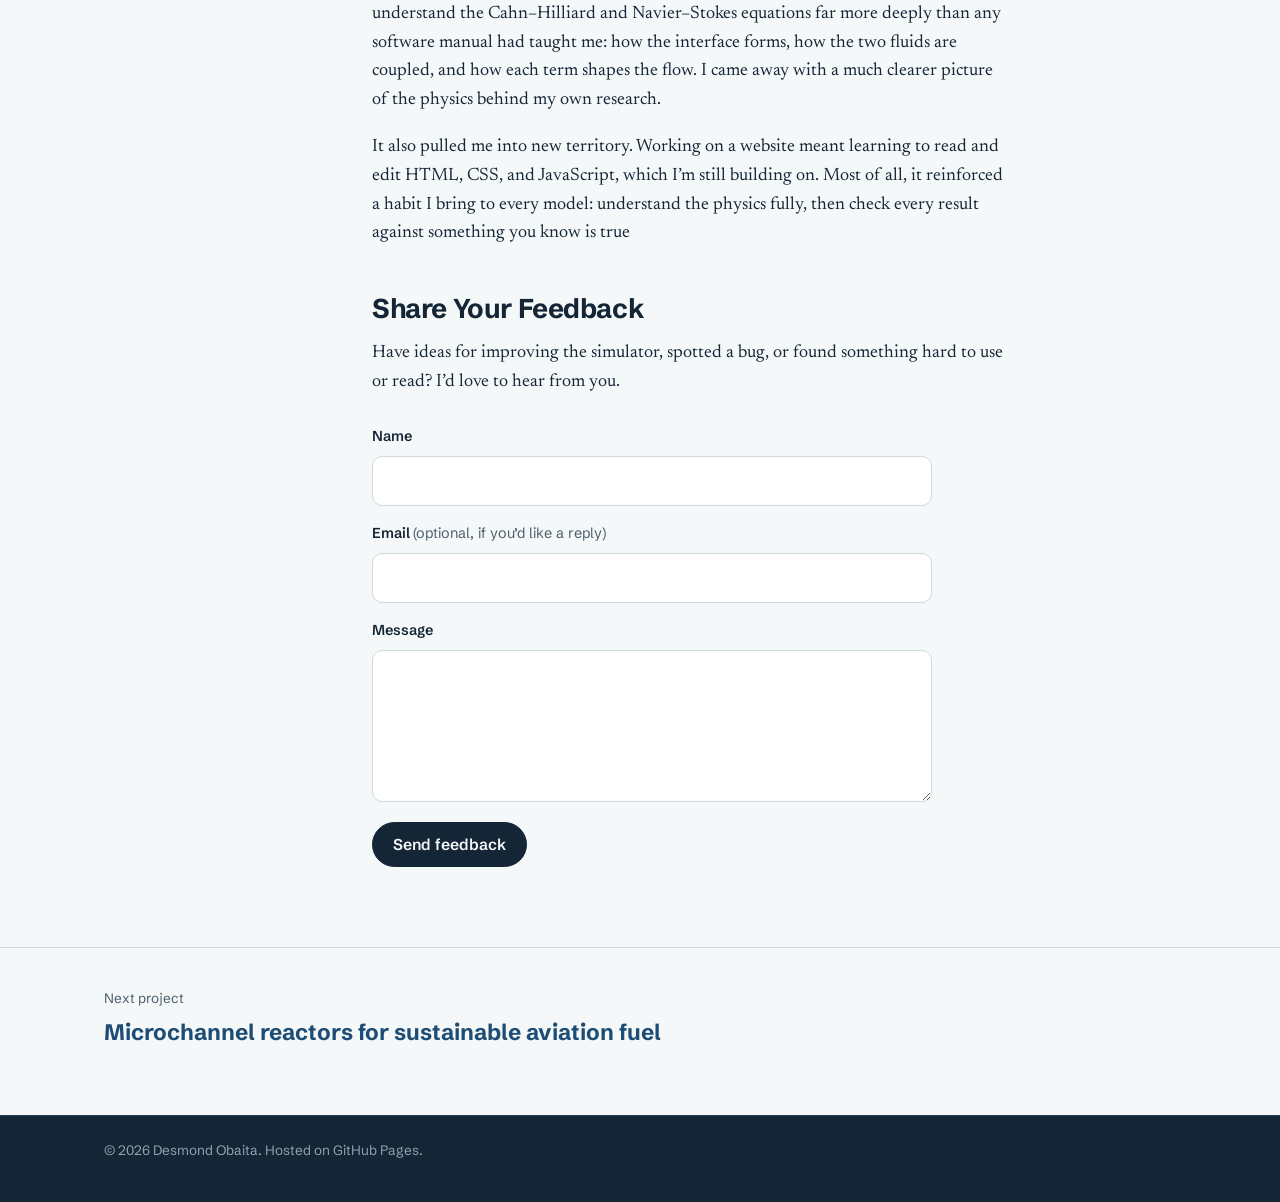
<file: projects/simulator.html>
<!DOCTYPE html>
<html lang="en">
<head>
  <meta charset="utf-8">
  <meta name="viewport" content="width=device-width, initial-scale=1">
  <title>Two‑Phase Microflow Simulator — Desmond Obaita</title>
  <meta name="description" content="An interactive browser tool by Desmond Obaita for exploring two-phase flow in microchannels.">
  <link rel="preconnect" href="https://fonts.googleapis.com">
  <link rel="preconnect" href="https://fonts.gstatic.com" crossorigin>
  <link href="https://fonts.googleapis.com/css2?family=Newsreader:ital,opsz,wght@0,6..72,400;0,6..72,500;1,6..72,400&family=Schibsted+Grotesk:wght@400;600;700;800&display=swap" rel="stylesheet">
  <link rel="stylesheet" href="../assets/css/style.css">
</head>
<body>
<header class="site-header">
  <div class="wrap">
    <a class="brand" href="../index.html">Desmond Obaita <span>/ ChemE</span></a>
    <button class="menu-toggle" aria-expanded="false" aria-controls="nav">Menu</button>
    <nav class="nav" id="nav" aria-label="Main">
      <a href="../index.html#about">Who I am</a>
      <a href="../index.html#work">Projects</a>
      <a href="../index.html#strengths">Strengths</a>
      <a href="../index.html#contact">Contact</a>
      <a class="resume" href="../assets/Desmond_Obaita_Resume.pdf">Résumé</a>
    </nav>
  </div>
</header>
<main>
<section class="case-hero">
  <div class="wrap">
    <a class="back" href="../index.html#work">← All projects</a>
    <div class="tags" style="margin-top:1rem"><span class="tag aq">Interactive</span><span class="tag ">Phase‑Field CFD</span><span class="tag or">Science Communication</span><span class="tag or">Numerical Validation</span></div>
    <h1>Two‑Phase Microflow Simulator</h1>
    <p class="lede">Most of my research lives inside software few people have installed. I built this simulator so recruiters, classmates, and curious engineers can get a feel for microscale two‑phase flow in a browser.</p>
    <dl class="facts">
    <div><dt>Role</dt><dd>Creator &amp; Technical Lead</dd></div>
    <div><dt>Type</dt><dd>Browser‑based CFD tool</dd></div>
    <div><dt>Built with</dt><dd>JavaScript, AI‑assisted development</dd></div>
    <div><dt>Status</dt><dd>Live, in active development</dd></div>
    </dl>
  </div>
</section>
<section class="case-body">
  <div class="wrap">
    <aside aria-label="On this page"><a href="#try">Try It</a><a href="#why">Why I Built It</a><a href="#how">How It Works</a><a href="#learned">What I Learned</a><a href="#feedback">Share Your Feedback</a></aside>
    <article>
<h2 id="try">Try It</h2>

<p>
  <a class="btn primary" href="https://desmond-obaita.github.io/microflow-simulator/">Open the simulator</a>
  <a class="btn" href="https://github.com/desmond-obaita/microflow-simulator">View the code on GitHub</a>
</p>
<p>It runs entirely in the browser, with nothing to install.</p>

<h2 id="why">Why I Built It</h2>
<p>Phase‑field simulation software is powerful, but it’s hard to get your hands on. The leading tools are expensive or require an institutional license, and the free ones usually assume programming experience, so the learning curve is steep. I wanted a lightweight way to show the core idea of my research, that geometry and wettability can steer droplets, to people who don’t run CFD for a living.</p>
<h2 id="how">How It Works</h2>
<p>Users set up a 2D microchannel in the browser: geometry and mesh, inlets and outlets, fluid properties (water and cyclohexane by default), and wall wettability, including a contact angle that can vary along each wall, which is the same idea as my dissertation’s gradient channels. Then they watch the interface, velocity, and pressure fields evolve in real time.</p>
<p>Under the hood, it couples the Cahn–Hilliard phase‑field equation with incompressible Navier–Stokes, using the same formulation as COMSOL’s two‑phase phase‑field interface so the results can be compared directly. Field data can be exported as CSV.</p>
<p>I validated it against standard benchmark cases: pressure‑driven channel flow, the pressure jump across a static droplet, and droplets resting on surfaces at set contact angles. All matched theory closely.</p>
<h2 id="learned">What I learned</h2>
<p>This project became a case of learning by building. To get the simulator right, I had to understand the Cahn–Hilliard and Navier–Stokes equations far more deeply than any software manual had taught me: how the interface forms, how the two fluids are coupled, and how each term shapes the flow. I came away with a much clearer picture of the physics behind my own research.</p>
<p>It also pulled me into new territory. Working on a website meant learning to read and edit HTML, CSS, and JavaScript, which I’m still building on. Most of all, it reinforced a habit I bring to every model: understand the physics fully, then check every result against something you know is true</p>
<h2 id="feedback">Share Your Feedback</h2>
<p>Have ideas for improving the simulator, spotted a bug, or found something hard to use or read? I’d love to hear from you.</p>

<form class="feedback-form" action="https://formspree.io/f/xgakppop" method="POST">
  <label for="fb-name">Name</label>
  <input id="fb-name" type="text" name="name" required>

  <label for="fb-email">Email <span class="optional">(optional, if you’d like a reply)</span></label>
  <input id="fb-email" type="email" name="email">

  <label for="fb-message">Message</label>
  <textarea id="fb-message" name="message" rows="5" required></textarea>

  <button class="btn primary" type="submit">Send feedback</button>
</form>
    </article>
  </div>



</section>
<section class="next-case">
  <div class="wrap">
    <p class="meta" style="margin:0 0 .3rem">Next project</p>
    <a href="alcohol-to-jet.html">Microchannel reactors for sustainable aviation fuel</a>
  </div>
</section>
</main>
<footer class="site-footer"><div class="wrap">© 2026 Desmond Obaita. Hosted on GitHub Pages.</div></footer>
<script src="../assets/js/site.js"></script>
</body>
</html>
</file>
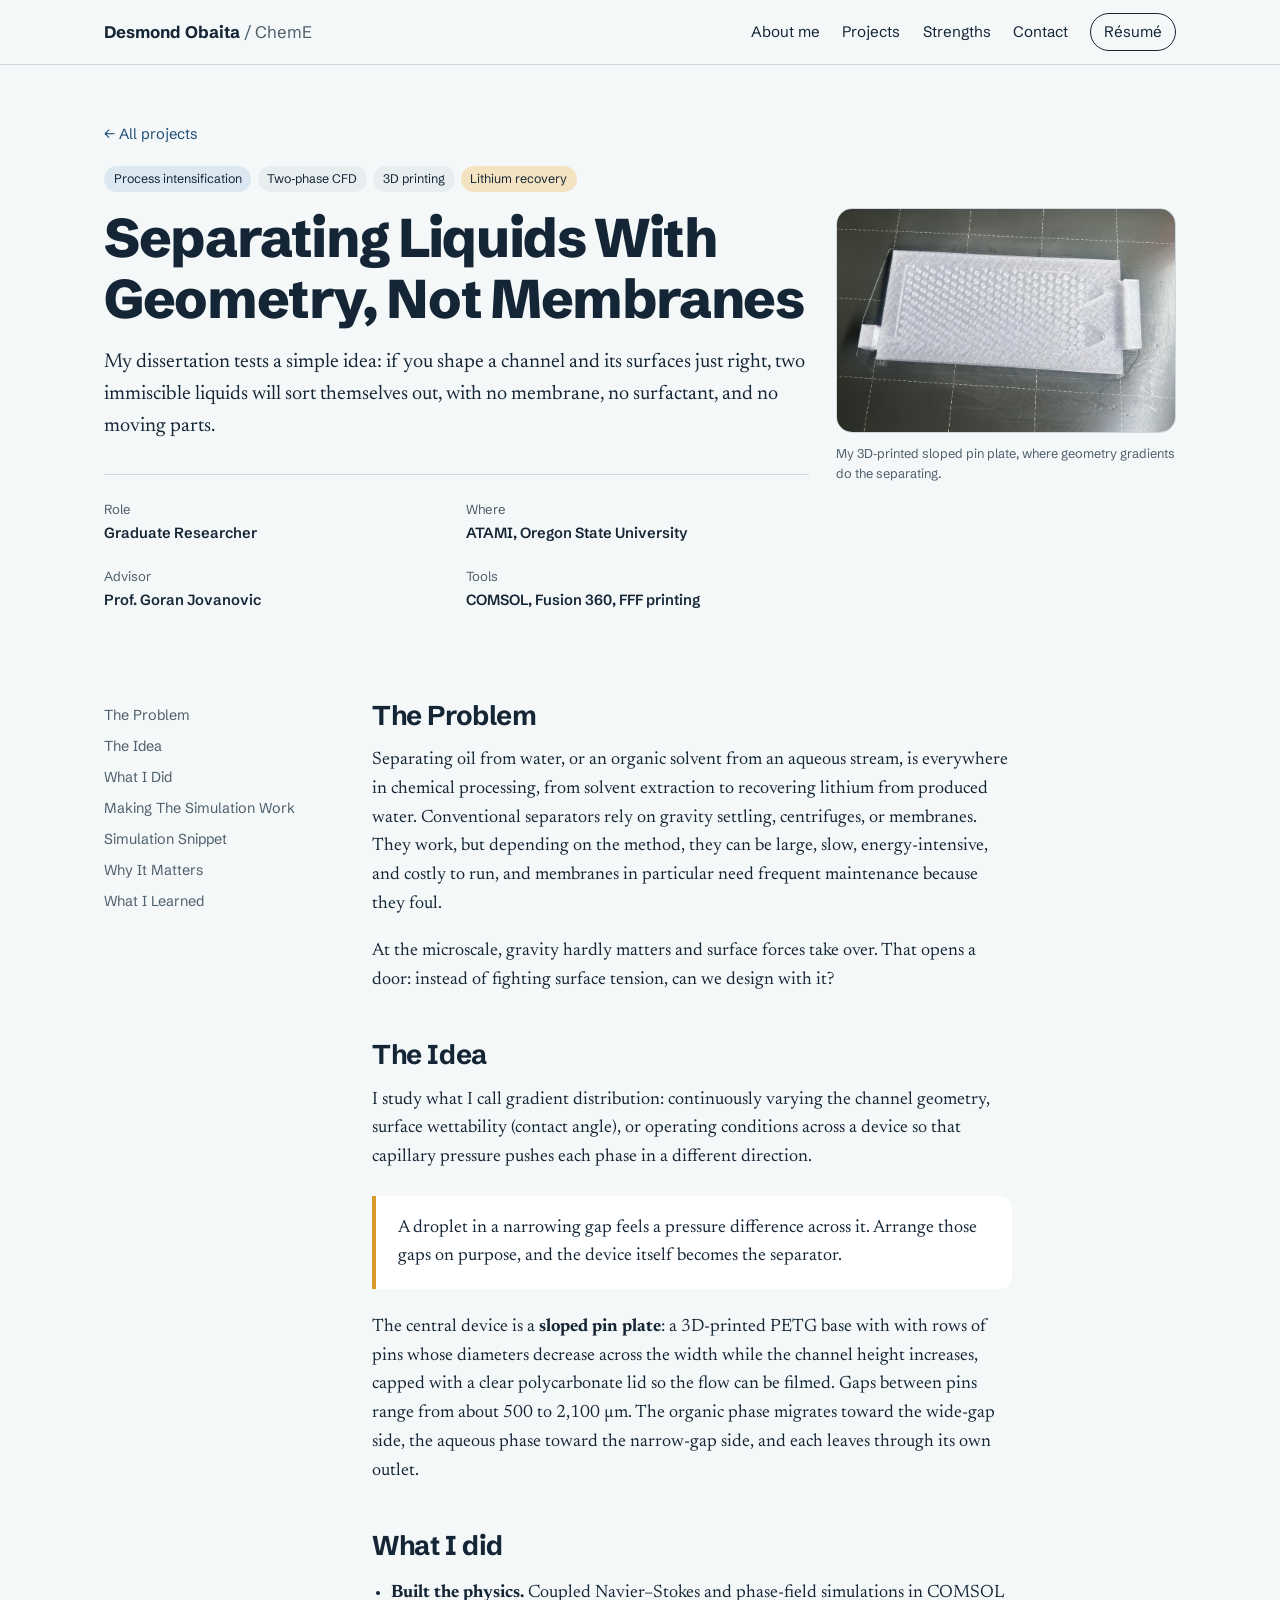
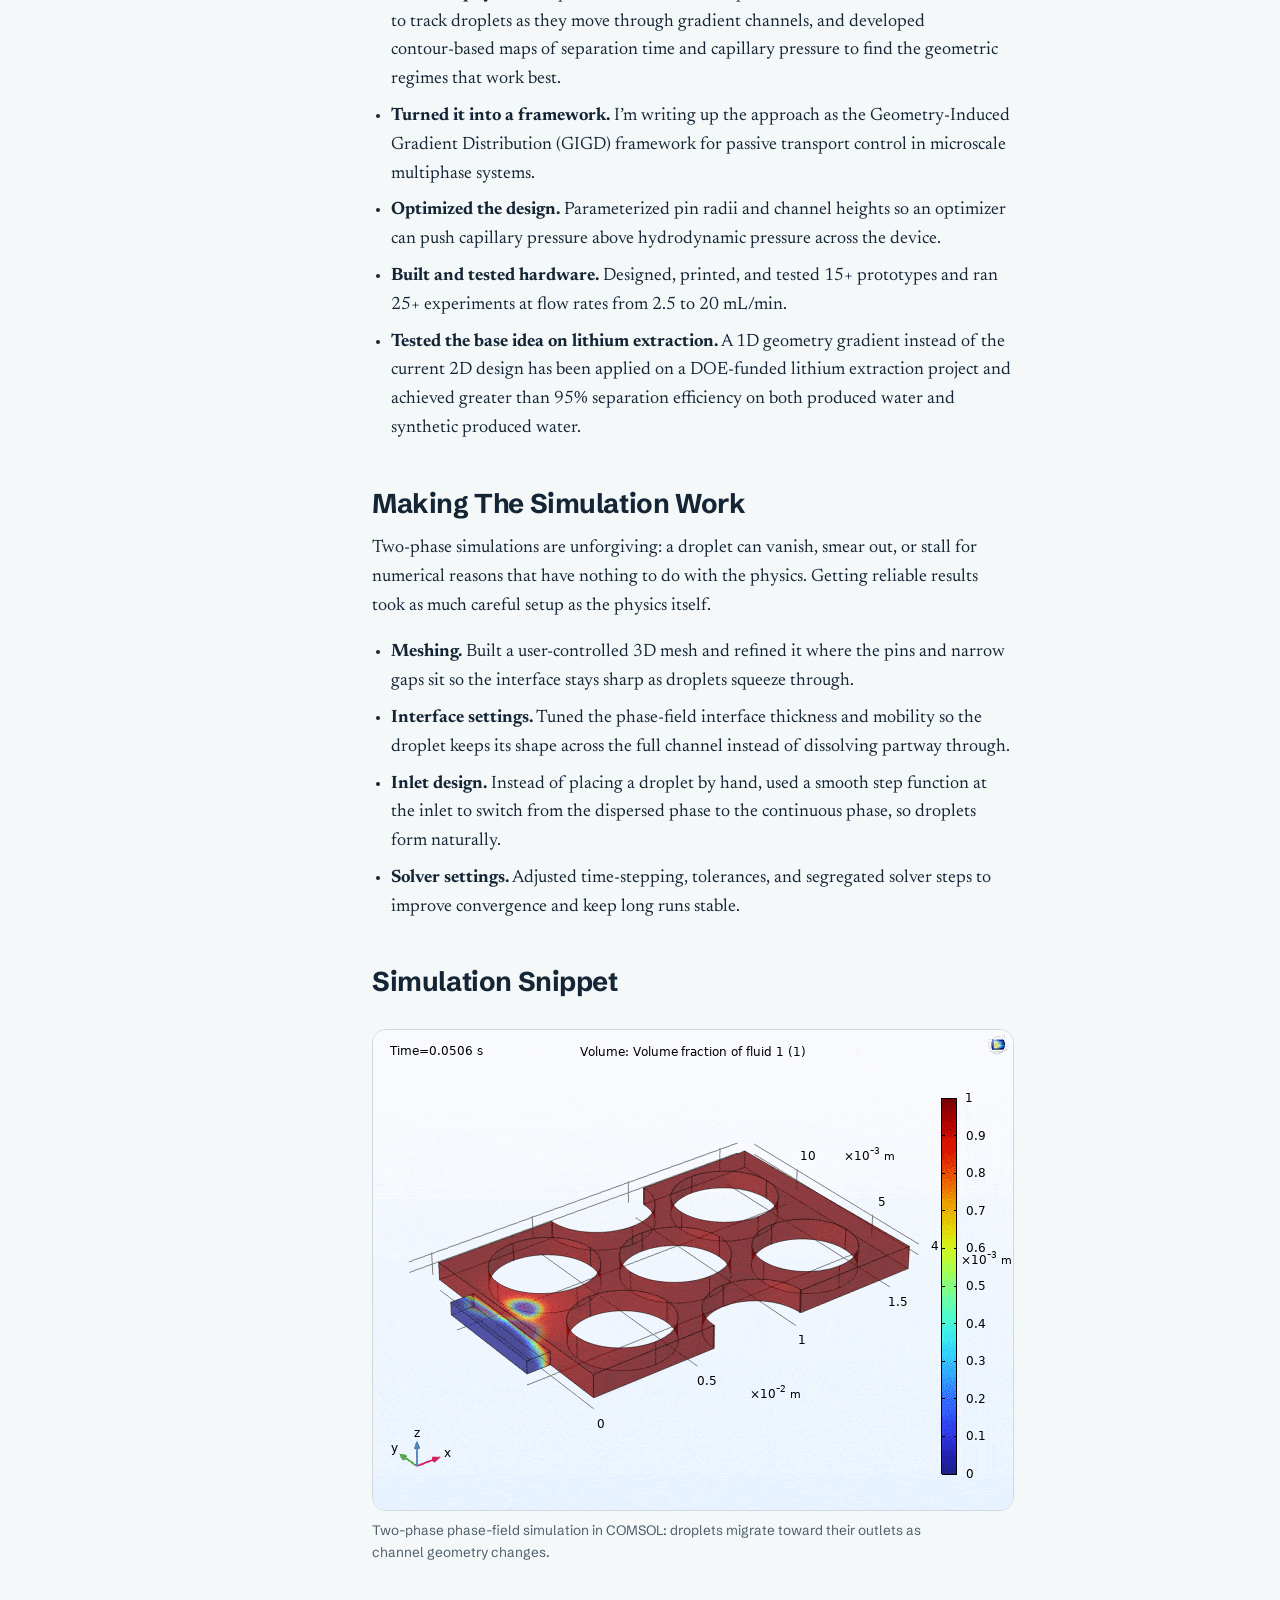
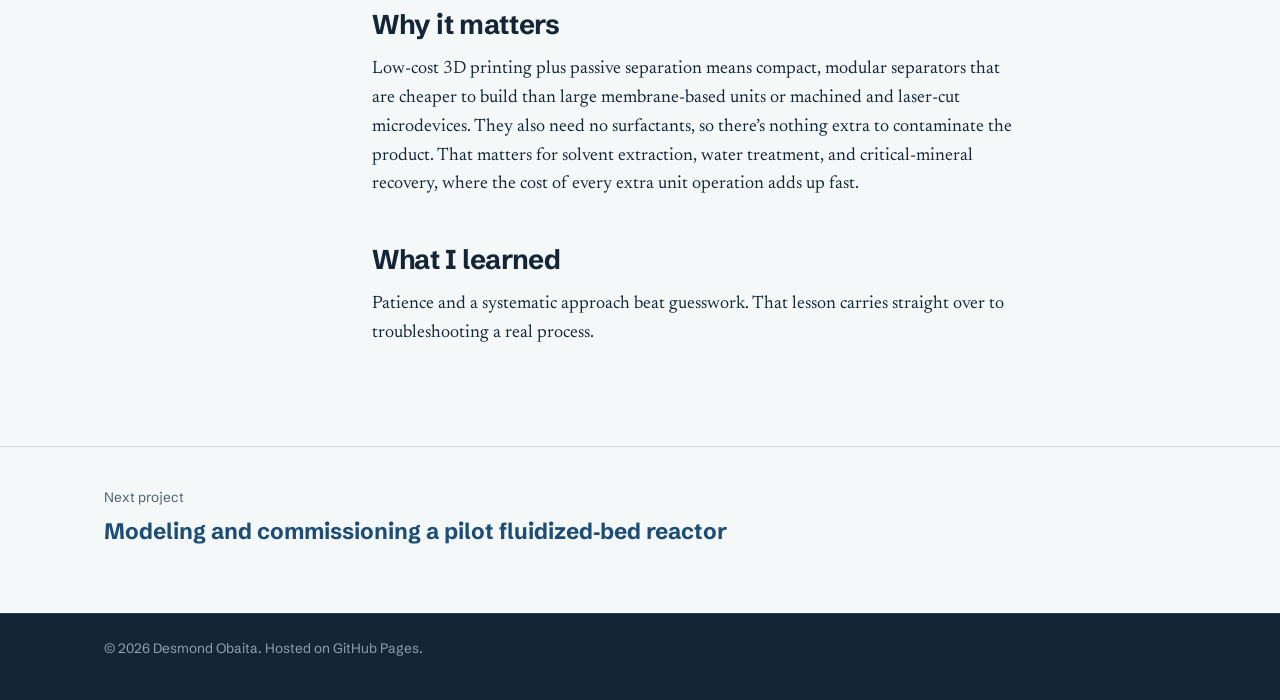
<file: projects/thesis.html>
<!DOCTYPE html>
<html lang="en">
<head>
  <meta charset="utf-8">
  <meta name="viewport" content="width=device-width, initial-scale=1">
  <title>Separating liquids with geometry, not membranes — Desmond Obaita</title>
  <meta name="description" content="Desmond Obaita's doctoral research on gradient-driven passive phase separation in microscale devices.">
  <link rel="preconnect" href="https://fonts.googleapis.com">
  <link rel="preconnect" href="https://fonts.gstatic.com" crossorigin>
  <link href="https://fonts.googleapis.com/css2?family=Newsreader:ital,opsz,wght@0,6..72,400;0,6..72,500;1,6..72,400&family=Schibsted+Grotesk:wght@400;600;700;800&display=swap" rel="stylesheet">
  <link rel="stylesheet" href="../assets/css/style.css">
</head>
<body>
<header class="site-header">
  <div class="wrap">
    <a class="brand" href="../index.html">Desmond Obaita <span>/ ChemE</span></a>
    <button class="menu-toggle" aria-expanded="false" aria-controls="nav">Menu</button>
    <nav class="nav" id="nav" aria-label="Main">
      <a href="../index.html#about">About me</a>
      <a href="../index.html#work">Projects</a>
      <a href="../index.html#strengths">Strengths</a>
      <a href="../index.html#contact">Contact</a>
      <a class="resume" href="../assets/Desmond_Obaita_Resume.pdf">Résumé</a>
    </nav>
  </div>
</header>
<main>

<section class="case-hero">
  <div class="wrap">
    <a class="back" href="../index.html#work">← All projects</a>
    <div class="tags" style="margin-top:1rem"><span class="tag aq">Process intensification</span><span class="tag">Two‑phase CFD</span><span class="tag">3D printing</span><span class="tag or">Lithium recovery</span></div>

    <div class="case-hero-grid">
      <div>
        <h1>Separating Liquids With Geometry, Not Membranes</h1>
        <p class="lede">My dissertation tests a simple idea: if you shape a channel and its surfaces just right, two immiscible liquids will sort themselves out, with no membrane, no surfactant, and no moving parts.</p>
        <dl class="facts"><div><dt>Role</dt><dd>Graduate Researcher</dd></div><div><dt>Where</dt><dd>ATAMI, Oregon State University</dd></div><div><dt>Advisor</dt><dd>Prof. Goran Jovanovic</dd></div><div><dt>Tools</dt><dd>COMSOL, Fusion 360, FFF printing</dd></div></dl>
      </div>

      <figure class="case-hero-fig">
        <img src="../assets/img/sloped_pin_plate.jpg" alt="3D-printed sloped pin plate separator with a clear lid and a hexagonal pin array, resting on a print bed.">
        <figcaption>My 3D‑printed sloped pin plate, where geometry gradients do the separating.</figcaption>
      </figure>
    </div>
  </div>
</section>

<section class="case-body">
  <div class="wrap">
    <aside aria-label="On this page"><a href="#problem">The Problem</a><a href="#idea">The Idea</a><a href="#did">What I Did</a><a href="#numerics">Making The Simulation Work</a><a href="#snippet">Simulation Snippet</a><a href="#why">Why It Matters</a><a href="#learned">What I Learned</a></aside>
    <article>
<h2 id="problem">The Problem</h2>
<p>Separating oil from water, or an organic solvent from an aqueous stream, is everywhere in chemical processing, from solvent extraction to recovering lithium from produced water. Conventional separators rely on gravity settling, centrifuges, or membranes. They work, but depending on the method, they can be large, slow, energy‑intensive, and costly to run, and membranes in particular need frequent maintenance because they foul.</p>
<p>At the microscale, gravity hardly matters and surface forces take over. That opens a door: instead of fighting surface tension, can we design with it?</p>
<h2 id="idea">The Idea</h2>
<p>I study what I call gradient distribution: continuously varying the channel geometry, surface wettability (contact angle), or operating conditions across a device so that capillary pressure pushes each phase in a different direction.</p>
<div class="pullout"><p>A droplet in a narrowing gap feels a pressure difference across it. Arrange those gaps on purpose, and the device itself becomes the separator.</p></div>
<p>The central device is a <strong>sloped pin plate</strong>: a 3D‑printed PETG base with with rows of pins whose diameters decrease across the width while the channel height increases, capped with a clear polycarbonate lid so the flow can be filmed. Gaps between pins range from about 500 to 2,100 µm. The organic phase migrates toward the wide‑gap side, the aqueous phase toward the narrow‑gap side, and each leaves through its own outlet.</p>
<h2 id="did">What I did</h2>
<ul>
<li><strong>Built the physics.</strong> Coupled Navier–Stokes and phase‑field simulations in COMSOL to track droplets as they move through gradient channels, and developed contour‑based maps of separation time and capillary pressure to find the geometric regimes that work best.</li>
<li><strong>Turned it into a framework.</strong> I’m writing up the approach as the Geometry‑Induced Gradient Distribution (GIGD) framework for passive transport control in microscale multiphase systems.</li>
<li><strong>Optimized the design.</strong> Parameterized pin radii and channel heights so an optimizer can push capillary pressure above hydrodynamic pressure across the device.</li>
<li><strong>Built and tested hardware.</strong> Designed, printed, and tested 15+ prototypes and ran 25+ experiments at flow rates from 2.5 to 20 mL/min.</li>
<li><strong>Tested the base idea on lithium extraction.</strong> A 1D geometry gradient instead of the current 2D design has been applied on a DOE‑funded lithium extraction project and achieved greater than 95% separation efficiency on both produced water and synthetic produced water.</li>
</ul>
<h2 id="numerics">Making The Simulation Work</h2>
<p>Two‑phase simulations are unforgiving: a droplet can vanish, smear out, or stall for numerical reasons that have nothing to do with the physics. Getting reliable results took as much careful setup as the physics itself.</p>
<ul>
  <li><strong>Meshing.</strong> Built a user-controlled 3D mesh and refined it where the pins and narrow gaps sit so the interface stays sharp as droplets squeeze through.</li>
  <li><strong>Interface settings.</strong> Tuned the phase‑field interface thickness and mobility so the droplet keeps its shape across the full channel instead of dissolving partway through.</li>
  <li><strong>Inlet design.</strong> Instead of placing a droplet by hand, used a smooth step function at the inlet to switch from the dispersed phase to the continuous phase, so droplets form naturally.</li>
  <li><strong>Solver settings.</strong> Adjusted time‑stepping, tolerances, and segregated solver steps to improve convergence and keep long runs stable.</li>
  </ul>

<h2 id="snippet">Simulation Snippet</h2>
<figure>
  <img src="../assets/img/droplet_gif.gif" alt="COMSOL simulation of droplets separating as they move through the gradient channel.">
  <figcaption>Two-phase phase-field simulation in COMSOL: droplets migrate toward their outlets as channel geometry changes.</figcaption>
</figure>

<h2 id="why">Why it matters</h2>
<p>Low‑cost 3D printing plus passive separation means compact, modular separators that are cheaper to build than large membrane‑based units or machined and laser‑cut microdevices. They also need no surfactants, so there’s nothing extra to contaminate the product. That matters for solvent extraction, water treatment, and critical‑mineral recovery, where the cost of every extra unit operation adds up fast.</p>
<h2 id="learned">What I learned</h2>
<p>Patience and a systematic approach beat guesswork. That lesson carries straight over to troubleshooting a real process.</p>
    </article>
  </div>
</section>
<section class="next-case">
  <div class="wrap">
    <p class="meta" style="margin:0 0 .3rem">Next project</p>
    <a href="duranium.html">Modeling and commissioning a pilot fluidized‑bed reactor</a>
  </div>
</section>
</main>
<footer class="site-footer"><div class="wrap">© 2026 Desmond Obaita. Hosted on GitHub Pages.</div></footer>
<script src="../assets/js/site.js"></script>
</body>
</html>
</file>
<file: assets/css/style.css>
/* Desmond Obaita — portfolio */
:root {
  --ink: #142536;
  --ink-soft: #4d5e6c;
  --glass: #f5f8f8;
  --panel: #e8eef0;
  --line: #cfd9dd;
  --aqueous: #2c6a9e;
  --aqueous-deep: #1d4d75;
  --organic: #d99a2b;
  --organic-soft: #f4e3c0;

  --sans: "Schibsted Grotesk", "Helvetica Neue", Arial, sans-serif;
  --serif: "Newsreader", Georgia, "Times New Roman", serif;

  --measure: 64ch;
  --wrap: 1120px;
}

*, *::before, *::after { box-sizing: border-box; }
html { scroll-behavior: smooth; }
@media (prefers-reduced-motion: reduce) { html { scroll-behavior: auto; } }

body {
  margin: 0;
  background: var(--glass);
  color: var(--ink);
  font-family: var(--serif);
  font-size: 1.125rem;
  line-height: 1.6;
  -webkit-font-smoothing: antialiased;
}

img { max-width: 100%; display: block; }
a { color: var(--aqueous-deep); text-underline-offset: 3px; text-decoration-thickness: 1px; }
a:hover { color: var(--aqueous); }
:focus-visible { outline: 3px solid var(--organic); outline-offset: 3px; border-radius: 2px; }

.wrap { max-width: var(--wrap); margin: 0 auto; padding: 0 1.5rem; }

h1, h2, h3, h4, .nav, .btn, .tag, .meta, .kicker, figcaption, .stat b, .timeline time {
  font-family: var(--sans);
}
h1, h2, h3 { line-height: 1.12; margin: 0; letter-spacing: -0.015em; }
h2 { font-size: clamp(1.9rem, 3.4vw, 2.6rem); font-weight: 700; }
h3 { font-size: 1.3rem; font-weight: 650; }
p { margin: 0 0 1em; max-width: var(--measure); }

/* ---------- header ---------- */
.site-header {
  position: sticky; top: 0; z-index: 10;
  background: rgba(245, 248, 248, 0.92);
  backdrop-filter: blur(8px);
  border-bottom: 1px solid var(--line);
}
.site-header .wrap { display: flex; align-items: center; justify-content: space-between; height: 64px; gap: 1rem; }
.brand { font-family: var(--sans); font-weight: 700; color: var(--ink); text-decoration: none; font-size: 1.05rem; }
.brand span { color: var(--ink-soft); font-weight: 400; }
.nav { display: flex; gap: 1.4rem; align-items: center; font-size: 0.95rem; }
.nav a { color: var(--ink); text-decoration: none; }
.nav a:hover { color: var(--aqueous); }
.nav .resume { border: 1.5px solid var(--ink); padding: 0.35rem 0.8rem; border-radius: 999px; }
.nav .resume:hover { background: var(--ink); color: var(--glass); }
.menu-toggle { display: none; }

@media (max-width: 820px) {
  .menu-toggle {
    display: block; background: none; border: 1.5px solid var(--ink); border-radius: 999px;
    font: 600 0.9rem var(--sans); padding: 0.35rem 0.9rem; color: var(--ink); cursor: pointer;
  }
  .nav { display: none; position: absolute; top: 64px; left: 0; right: 0; flex-direction: column;
    align-items: flex-start; background: var(--glass); padding: 1rem 1.5rem 1.5rem; border-bottom: 1px solid var(--line); }
  .nav.open { display: flex; }
}

/* ---------- hero ---------- */
.hero { padding: 4.5rem 0 3rem; }
.hero .wrap { display: grid; grid-template-columns: 1.05fr 1fr; gap: 3rem; align-items: center; }
.hero h1 { font-size: clamp(2.6rem, 5.6vw, 4.4rem); font-weight: 800; letter-spacing: -0.03em; }
.hero .lede { font-size: 1.3rem; margin-top: 1.4rem; color: var(--ink); }
.hero .sub { color: var(--ink-soft); }
.cta-row { display: flex; flex-wrap: wrap; gap: 0.75rem; margin-top: 1.8rem; }
.btn {
  display: inline-block; padding: 0.75rem 1.25rem; border-radius: 999px; font-weight: 600; font-size: 0.98rem;
  text-decoration: none; border: 1.5px solid var(--ink); color: var(--ink);
}
.btn.primary { background: var(--ink); color: var(--glass); }
.btn.primary:hover { background: var(--aqueous-deep); border-color: var(--aqueous-deep); color: #fff; }
.btn:hover { color: var(--aqueous-deep); border-color: var(--aqueous-deep); }

.channel {
  position: relative; border-radius: 22px; background: #fff; border: 1px solid var(--line); overflow: hidden;
}
.channel canvas { width: 100%; height: auto; aspect-ratio: 4 / 3; display: block; }
.channel figcaption {
  font-size: 0.82rem; color: var(--ink-soft); padding: 0.75rem 1rem; border-top: 1px solid var(--line);
  display: flex; gap: 1rem; flex-wrap: wrap; align-items: center;
}
.dot { display: inline-block; width: 10px; height: 10px; border-radius: 50%; margin-right: 0.35rem; vertical-align: -1px; }
.dot.aq { background: var(--aqueous); }
.dot.or { background: var(--organic); }

@media (max-width: 900px) {
  .hero .wrap { grid-template-columns: 1fr; }
  .hero { padding-top: 2.5rem; }
}

/* ---------- sections ---------- */
section.block { padding: 5rem 0; border-top: 1px solid var(--line); }
.section-head { display: grid; grid-template-columns: 240px 1fr; gap: 2rem; margin-bottom: 2.5rem; }
.section-head p { color: var(--ink-soft); margin: 0.2rem 0 0; }
@media (max-width: 820px) { .section-head { grid-template-columns: 1fr; gap: 0.75rem; } }

/* who I am */
.about { display: grid; grid-template-columns: 240px 1fr; gap: 2rem; }
.portrait {
  width: 100%; aspect-ratio: 4 / 5; border-radius: 18px; background: var(--panel); object-fit: cover;
  display: grid; place-items: center; color: var(--ink-soft); font-family: var(--sans); font-size: 0.85rem; text-align: center; padding: 1rem;
}
.values { display: grid; grid-template-columns: repeat(3, 1fr); gap: 1.5rem; margin-top: 2rem; }
.values h3 { font-size: 1.05rem; margin-bottom: 0.4rem; }
.values p { font-size: 1rem; color: var(--ink-soft); margin: 0; }
.values > div { border-top: 3px solid var(--ink); padding-top: 0.9rem; }
.values > div:nth-child(2) { border-color: var(--aqueous); }
.values > div:nth-child(3) { border-color: var(--organic); }

.chess {
  margin-top: 2.5rem; display: grid; grid-template-columns: 120px 1fr; gap: 1.5rem; align-items: center;
  background: #fff; border: 1px solid var(--line); border-radius: 18px; padding: 1.4rem;
}
.board {
  width: 120px; height: 120px; border-radius: 8px; position: relative;
  background: repeating-conic-gradient(var(--ink) 0 25%, var(--panel) 0 50%) 0 0 / 30px 30px;
}
.board::after { /* a single amber piece: the next move */
  content: ""; position: absolute; width: 16px; height: 16px; border-radius: 50%;
  background: var(--organic); left: 67px; top: 37px; box-shadow: 0 0 0 3px #fff;
}
.chess p { margin: 0; }
@media (max-width: 820px) {
  .about { grid-template-columns: 1fr; }
  .portrait { max-width: 240px; }
  .values { grid-template-columns: 1fr; }
  .chess { grid-template-columns: 1fr; }
}

/* what I do */
.practice { display: grid; grid-template-columns: repeat(3, 1fr); gap: 2.5rem; }
.practice h3 { margin-bottom: 0.6rem; }
.practice p { font-size: 1.02rem; color: var(--ink-soft); }
.practice .tools { font-family: var(--sans); font-size: 0.85rem; color: var(--ink); }
@media (max-width: 820px) { .practice { grid-template-columns: 1fr; gap: 1.5rem; } }

/* work list */
.work-list { display: grid; gap: 0; }
.work-item {
  display: grid; grid-template-columns: 300px 1fr; gap: 2rem; padding: 2rem 0; border-top: 1px solid var(--line);
  color: inherit; text-decoration: none;
}
.work-item:last-child { border-bottom: 1px solid var(--line); }
.work-item .thumb {
  aspect-ratio: 4 / 3; border-radius: 14px; overflow: hidden; background: var(--panel);
  display: grid; place-items: center;
}
.work-item .thumb img { width: 100%; height: 100%; object-fit: contain; background: #fff; }
.work-item .thumb svg { width: 100%; height: 100%; }
.work-item h3 { font-size: 1.55rem; margin: 0.35rem 0 0.6rem; }
.work-item:hover h3 { color: var(--aqueous-deep); text-decoration: underline; text-decoration-thickness: 1px; text-underline-offset: 4px; }
.work-item p { color: var(--ink-soft); font-size: 1.04rem; }
.meta { font-size: 0.85rem; color: var(--ink-soft); }
.tags { display: flex; flex-wrap: wrap; gap: 0.4rem; margin-top: 0.4rem; }
.tag {
  font-size: 0.78rem; padding: 0.2rem 0.6rem; border-radius: 999px; background: var(--panel); color: var(--ink);
}
.tag.aq { background: #dbe8f2; }
.tag.or { background: var(--organic-soft); }
.read { font-family: var(--sans); font-weight: 600; font-size: 0.95rem; color: var(--aqueous-deep); }
@media (max-width: 820px) { .work-item { grid-template-columns: 1fr; gap: 1rem; } }

/* strengths */
.strengths { display: grid; grid-template-columns: repeat(2, 1fr); gap: 2.5rem 3rem; }
.strengths h3 { margin-bottom: 0.5rem; }
.strengths p { font-size: 1.02rem; color: var(--ink-soft); }
.skill-line { font-family: var(--sans); font-size: 0.9rem; line-height: 1.7; }
@media (max-width: 820px) { .strengths { grid-template-columns: 1fr; } }

.stats { display: grid; grid-template-columns: repeat(4, 1fr); gap: 1rem; margin-top: 3rem; }
.stat { background: #fff; border: 1px solid var(--line); border-radius: 14px; padding: 1.1rem; }
.stat b { display: block; font-size: 1.7rem; letter-spacing: -0.02em; }
.stat span { font-size: 0.95rem; color: var(--ink-soft); line-height: 1.4; display: block; }
@media (max-width: 820px) { .stats { grid-template-columns: repeat(2, 1fr); } }

/* journey */
.timeline { list-style: none; padding: 0; margin: 0; border-left: 2px solid var(--line); }
.timeline li { position: relative; padding: 0 0 2rem 1.75rem; }
.timeline li::before {
  content: ""; position: absolute; left: -7px; top: 0.45rem; width: 12px; height: 12px; border-radius: 50%;
  background: var(--glass); border: 2px solid var(--aqueous);
}
.timeline li.now::before { background: var(--organic); border-color: var(--organic); }
.timeline time { font-size: 0.85rem; color: var(--ink-soft); }
.timeline h3 { font-size: 1.12rem; margin: 0.15rem 0 0.35rem; }
.timeline p { font-size: 1rem; color: var(--ink-soft); margin: 0; }

/* direction */
.direction { display: grid; grid-template-columns: 1fr 1fr; gap: 3rem; }
.direction ul { padding-left: 1.1rem; margin: 0; }
.direction li { margin-bottom: 0.7rem; }
@media (max-width: 820px) { .direction { grid-template-columns: 1fr; } }

/* contact */
.contact { background: var(--ink); color: var(--glass); }
.contact h2 { color: #fff; }
.contact p { color: #c9d5dc; }
.contact a { color: #fff; }
.contact .btn { border-color: #fff; color: #fff; }
.contact .btn.primary { background: var(--organic); border-color: var(--organic); color: var(--ink); }
.contact .btn:hover { background: #fff; color: var(--ink); }
.contact .btn.primary:hover { background: #f0b54a; border-color: #f0b54a; color: var(--ink); }
.site-footer { background: var(--ink); color: #8fa3b1; font-family: var(--sans); font-size: 0.85rem; padding: 1.5rem 0 2.5rem; border-top: 1px solid #2a3d50; }

/* ---------- case study pages ---------- */
.case-hero { padding: 3.5rem 0 2.5rem; }
.case-hero .back { font-family: var(--sans); font-size: 0.92rem; text-decoration: none; }
.case-hero h1 { font-size: clamp(2.2rem, 4.6vw, 3.4rem); font-weight: 800; letter-spacing: -0.025em; margin: 1rem 0 1rem; max-width: 22ch; }
.case-hero .lede { font-size: 1.25rem; }
.facts {
  display: grid; grid-template-columns: repeat(4, 1fr); gap: 1.25rem; margin-top: 2rem; padding-top: 1.5rem; border-top: 1px solid var(--line);
  font-family: var(--sans); font-size: 0.92rem;
}
.facts dt { color: var(--ink-soft); font-size: 0.82rem; }
.facts dd { margin: 0.15rem 0 0; font-weight: 600; }
@media (max-width: 820px) { .facts { grid-template-columns: repeat(2, 1fr); } }

.case-body { padding: 2rem 0 5rem; }
.case-body .wrap { display: grid; grid-template-columns: 220px 1fr; gap: 3rem; }
.case-body aside { font-family: var(--sans); font-size: 0.9rem; position: sticky; top: 90px; align-self: start; }
.case-body aside a { display: block; color: var(--ink-soft); text-decoration: none; padding: 0.25rem 0; }
.case-body aside a:hover { color: var(--aqueous-deep); }
.case-body h2 { font-size: 1.7rem; margin: 2.8rem 0 1rem; }
.case-body h2:first-child { margin-top: 0; }
.case-body ul { max-width: var(--measure); padding-left: 1.2rem; }
.case-body li { margin-bottom: 0.5rem; }
.case-body figure { margin: 2rem 0; max-width: 760px; }
.case-body figure img { border-radius: 14px; border: 1px solid var(--line); background: #fff; }
.case-body figcaption { font-size: 0.85rem; color: var(--ink-soft); margin-top: 0.6rem; max-width: 70ch; }
.pullout {
  border-left: 4px solid var(--organic); background: #fff; padding: 1.1rem 1.4rem; border-radius: 0 12px 12px 0;
  max-width: var(--measure); margin: 1.5rem 0;
}
.pullout p:last-child { margin: 0; }
.loop { counter-reset: step; list-style: none; padding: 0 !important; }
.loop li { counter-increment: step; position: relative; padding-left: 2.6rem; margin-bottom: 0.9rem; }
.loop li::before {
  content: counter(step); position: absolute; left: 0; top: 0.05rem; width: 1.8rem; height: 1.8rem; border-radius: 50%;
  background: var(--ink); color: #fff; font: 600 0.85rem/1.8rem var(--sans); text-align: center;
}
.next-case { border-top: 1px solid var(--line); padding: 2.5rem 0 4rem; font-family: var(--sans); }
.next-case a { font-size: 1.4rem; font-weight: 700; text-decoration: none; }
@media (max-width: 820px) {
  .case-body .wrap { grid-template-columns: 1fr; }
  .case-body aside { position: static; display: none; }
}
/* Photos */
.channel img { width: 100%; aspect-ratio: 4 / 3; object-fit: cover; display: block; }

img.portrait {
  padding: 0;                  /* removes the grey border left from the placeholder */
  object-fit: cover;           /* fills the frame without stretching */
  object-position: center top; /* keeps your face in view if it crops */
}

/* "What I bring" continues the About me section */
.block.continued { border-top: none; padding-top: 0; }
.sub-head { font-size: 1.8rem; }

/* Bigger project images: fill the full height of each project row */
.work-item {
  grid-template-columns: 380px 1fr;  /* wider image column (was 300px) */
  align-items: stretch;              /* image column matches the text height */
}
.work-item .thumb {
  aspect-ratio: auto;                /* drop the fixed 4:3 shape */
  height: 100%;
  min-height: 300px;
}
.work-item .thumb img { object-fit: cover; }

/* On phones, keep a sensible shape when the image stacks above the text */
@media (max-width: 820px) {
  .work-item .thumb { aspect-ratio: 4 / 3; height: auto; min-height: 0; }
}

.work-item .thumb img { object-position: center 40%; }

/* Case study header with a photo on the right */
.case-hero-grid {
  display: grid;
  grid-template-columns: 1fr 340px;
  gap: 1.7rem;
  align-items: start;
}
.case-hero-fig { margin: 1rem 0 0; }            /* matches the title's top spacing */
.case-hero-fig img {
  width: 100%;
  height: auto;                                /* taller image; adjust as you like */
  object-fit: contain;
  border-radius: 16px;
  border: 1px solid var(--line);
}
.case-hero-fig figcaption { font-size: 0.8rem; color: var(--ink-soft); margin-top: 0.6rem; }
.case-hero-grid .facts { grid-template-columns: repeat(2, 1fr); }
@media (max-width: 820px) {
  .case-hero-grid { grid-template-columns: 1fr; }
  .case-hero-fig img { height: 260px; }
}

/* Team photo at the end of the Duranium case study */
.team-photo { margin: 2.5rem 0 0; max-width: 760px; scroll-margin-top: 90px; }
.team-photo img { width: 100%; border-radius: 14px; border: 1px solid var(--line); }

/* Feedback form */
.feedback-form { display: grid; gap: 0.5rem; max-width: 560px; margin-top: 1.25rem; }
.feedback-form label { font-family: var(--sans); font-size: 0.9rem; font-weight: 600; margin-top: 0.5rem; }
.feedback-form .optional { font-weight: 400; color: var(--ink-soft); }
.feedback-form input, .feedback-form textarea {
  font: inherit; font-size: 1rem; padding: 0.7rem 0.85rem;
  border: 1.5px solid var(--line); border-radius: 10px; background: #fff; color: var(--ink);
}
.feedback-form input:focus, .feedback-form textarea:focus { outline: 3px solid var(--organic); outline-offset: 1px; border-color: var(--ink); }
.feedback-form button { justify-self: start; margin-top: 0.75rem; cursor: pointer; }
#feedback { scroll-margin-top: 90px; }

/* Phones: stack project cards and keep images a sensible size */
@media (max-width: 820px) {
  .work-item { grid-template-columns: 1fr; gap: 1rem; }
  .work-item .thumb {
    aspect-ratio: 4 / 3;
    height: auto;
    min-height: 0;
    max-height: 260px;
  }
  .case-hero-fig img,
  .case-body figure img,
  .team-photo img { max-height: 320px; object-fit: cover; }
}

/* Phones: keep the hero photo compact */
@media (max-width: 820px) {
  .channel img { max-height: 240px; }
}
</file>
